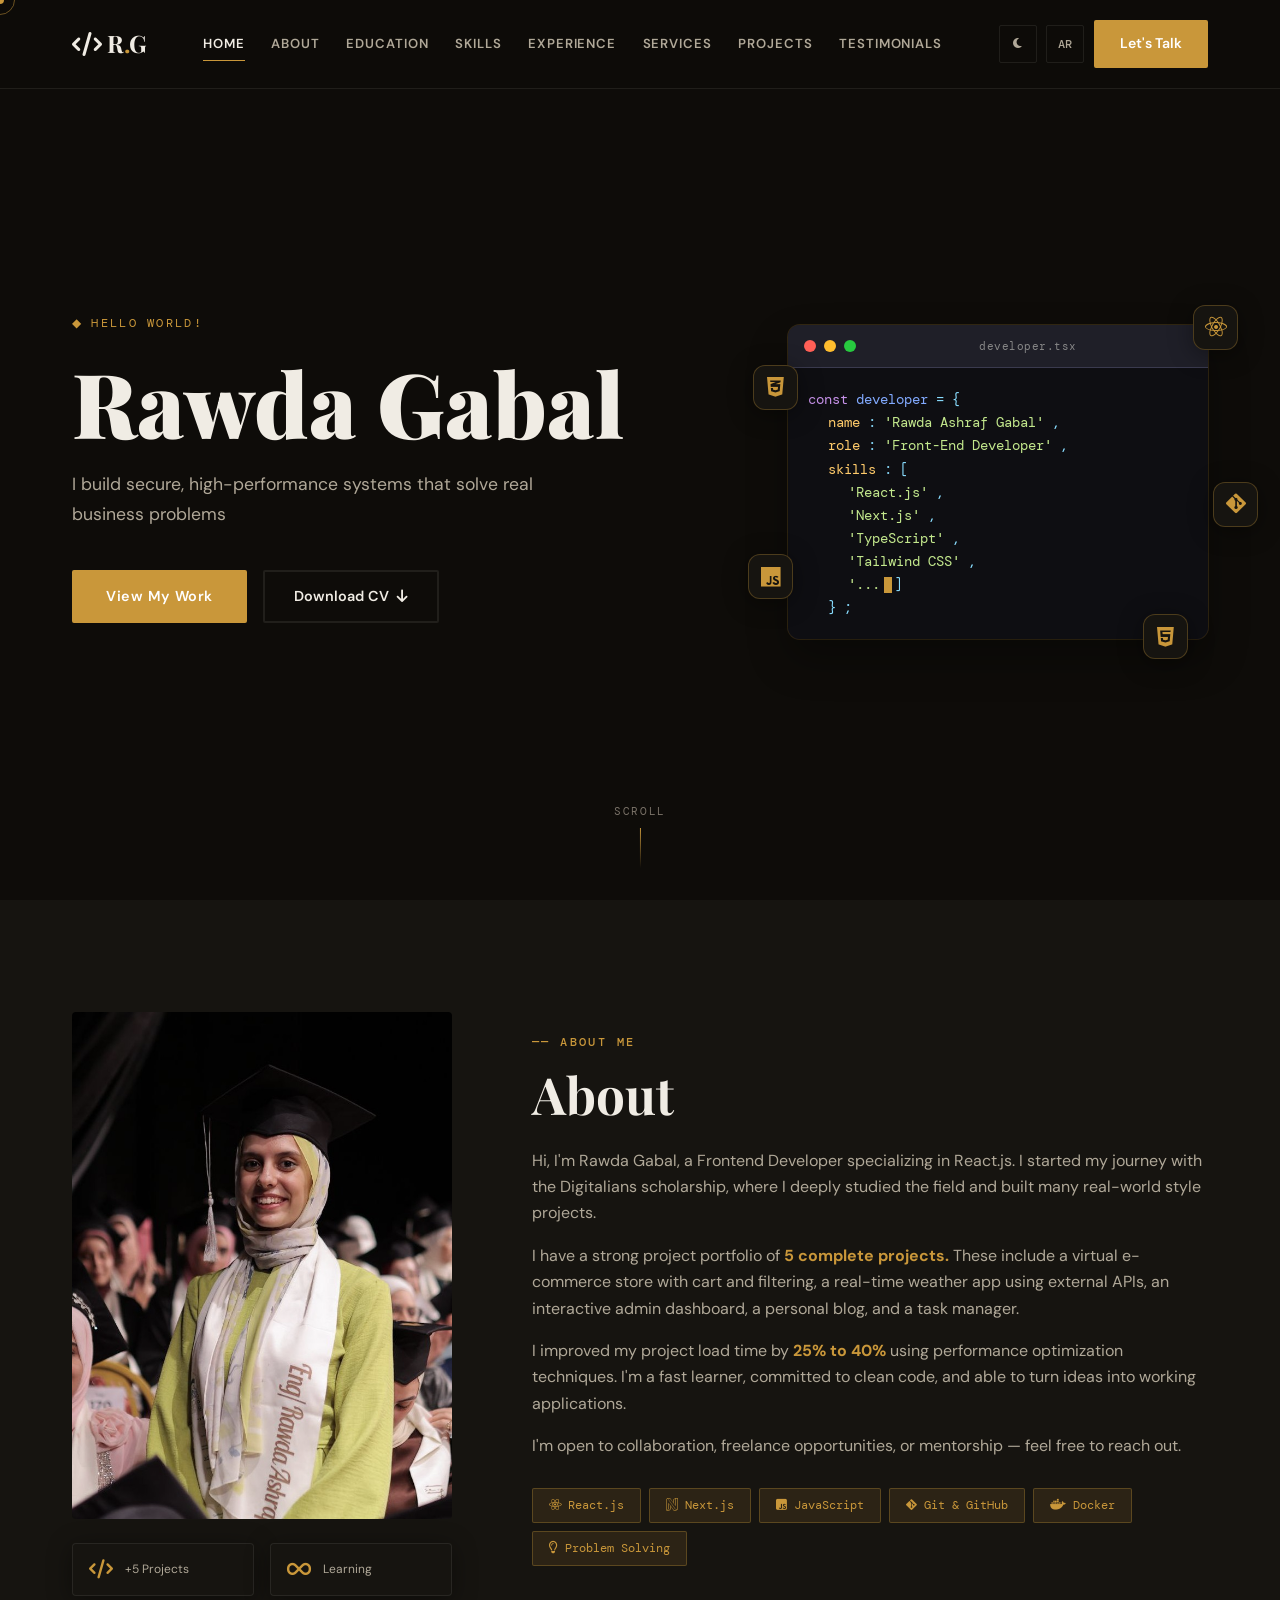
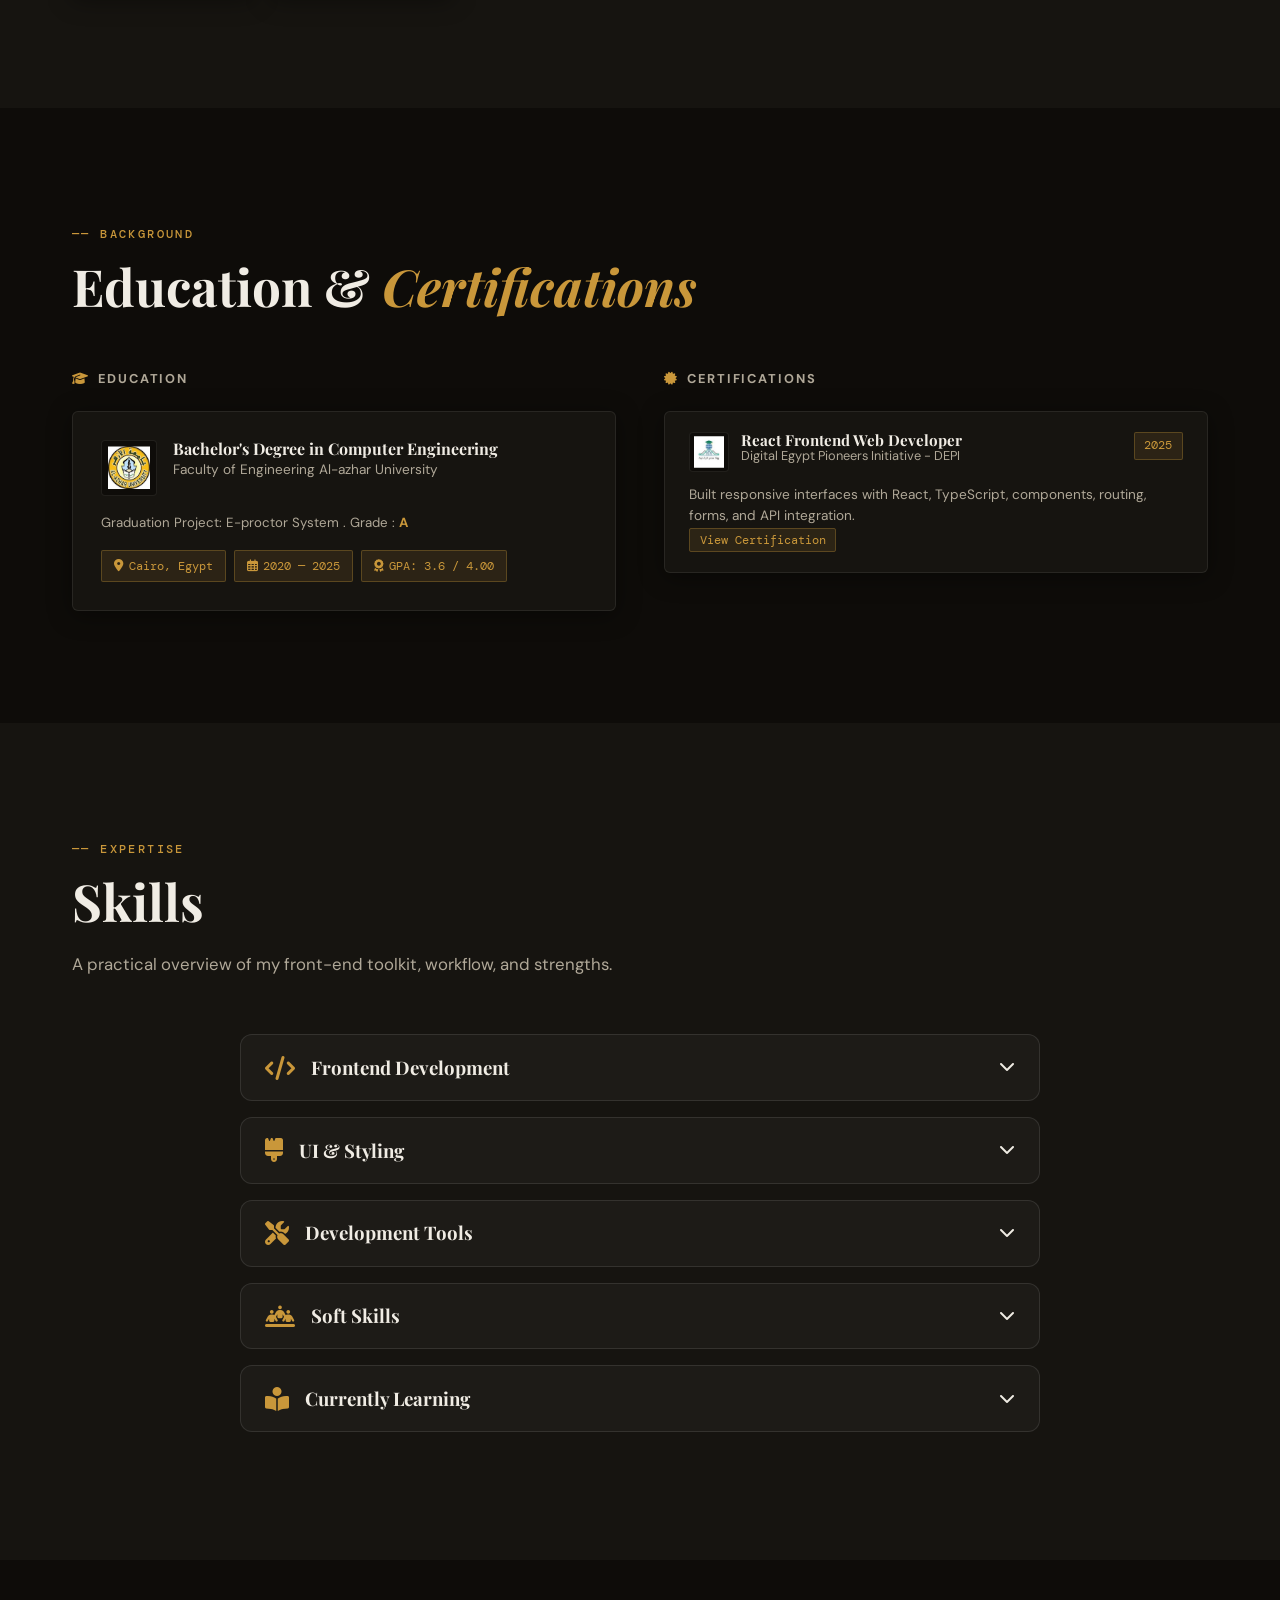
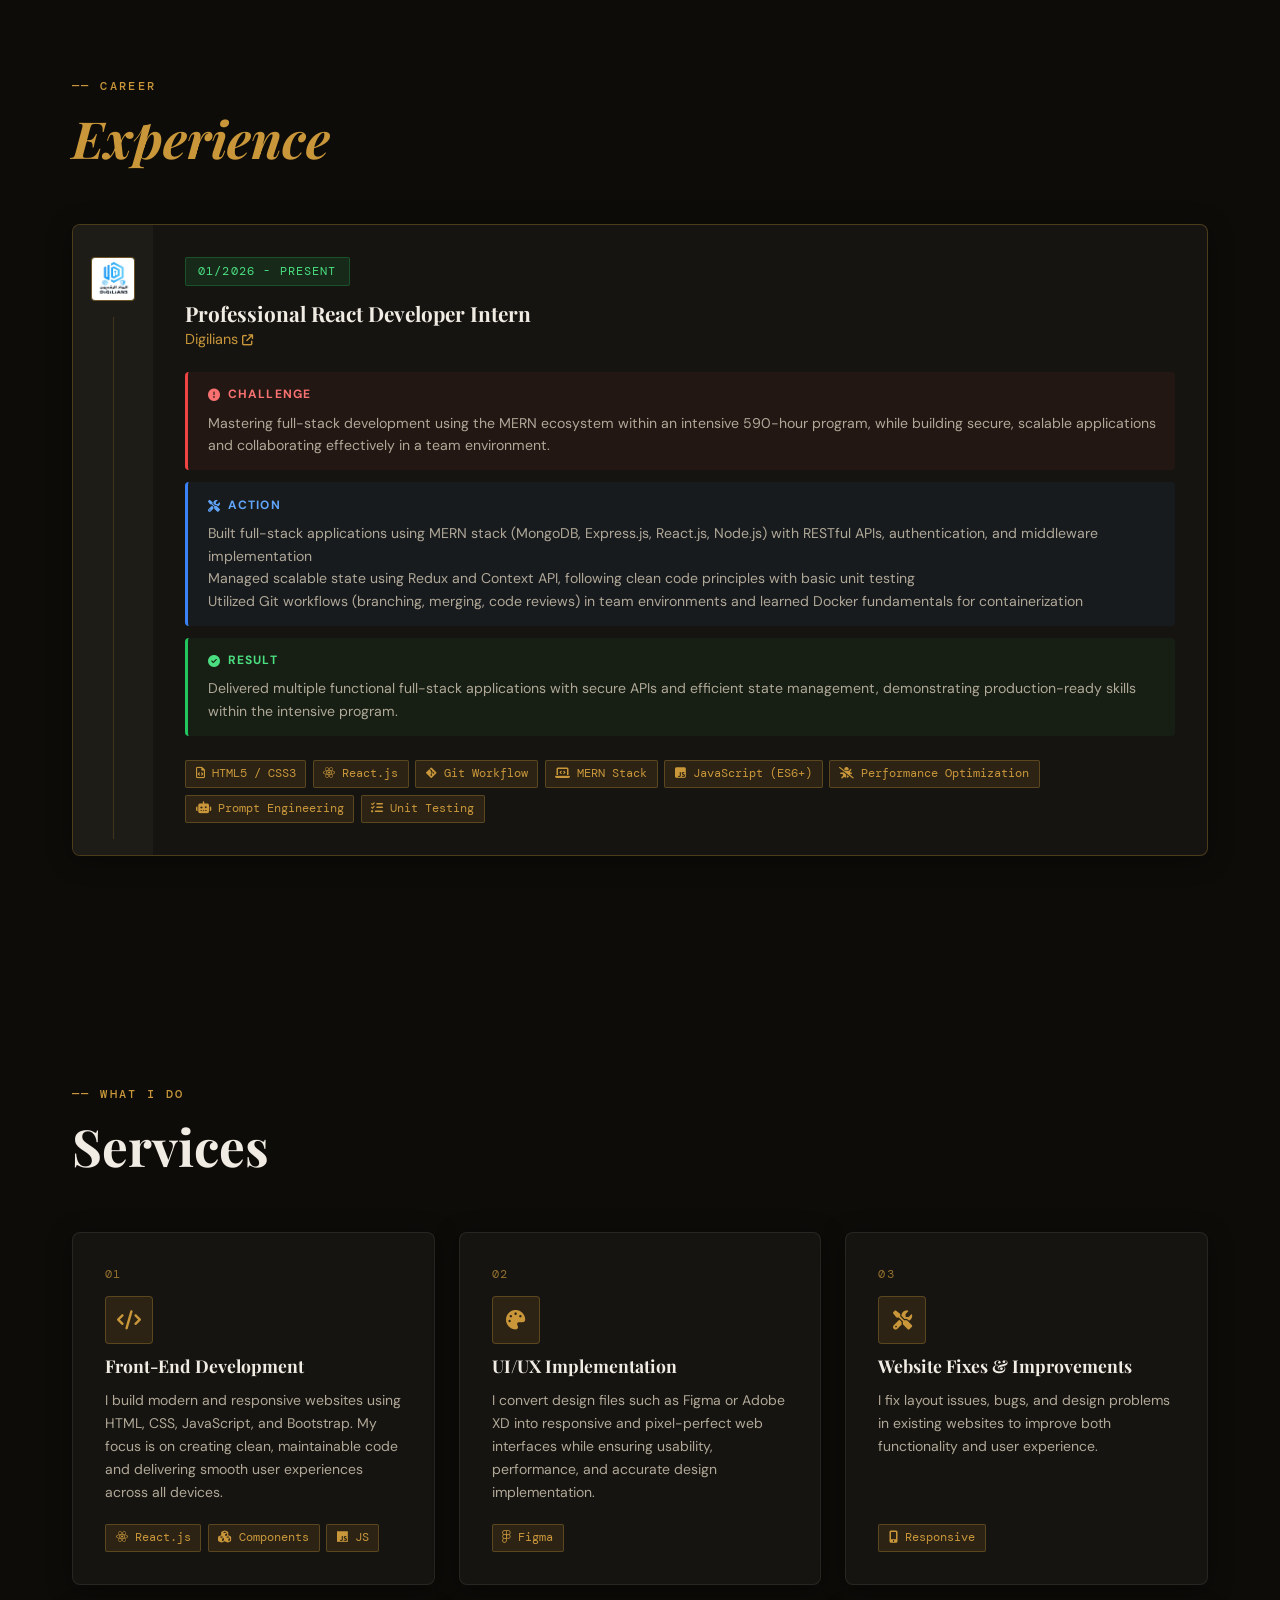
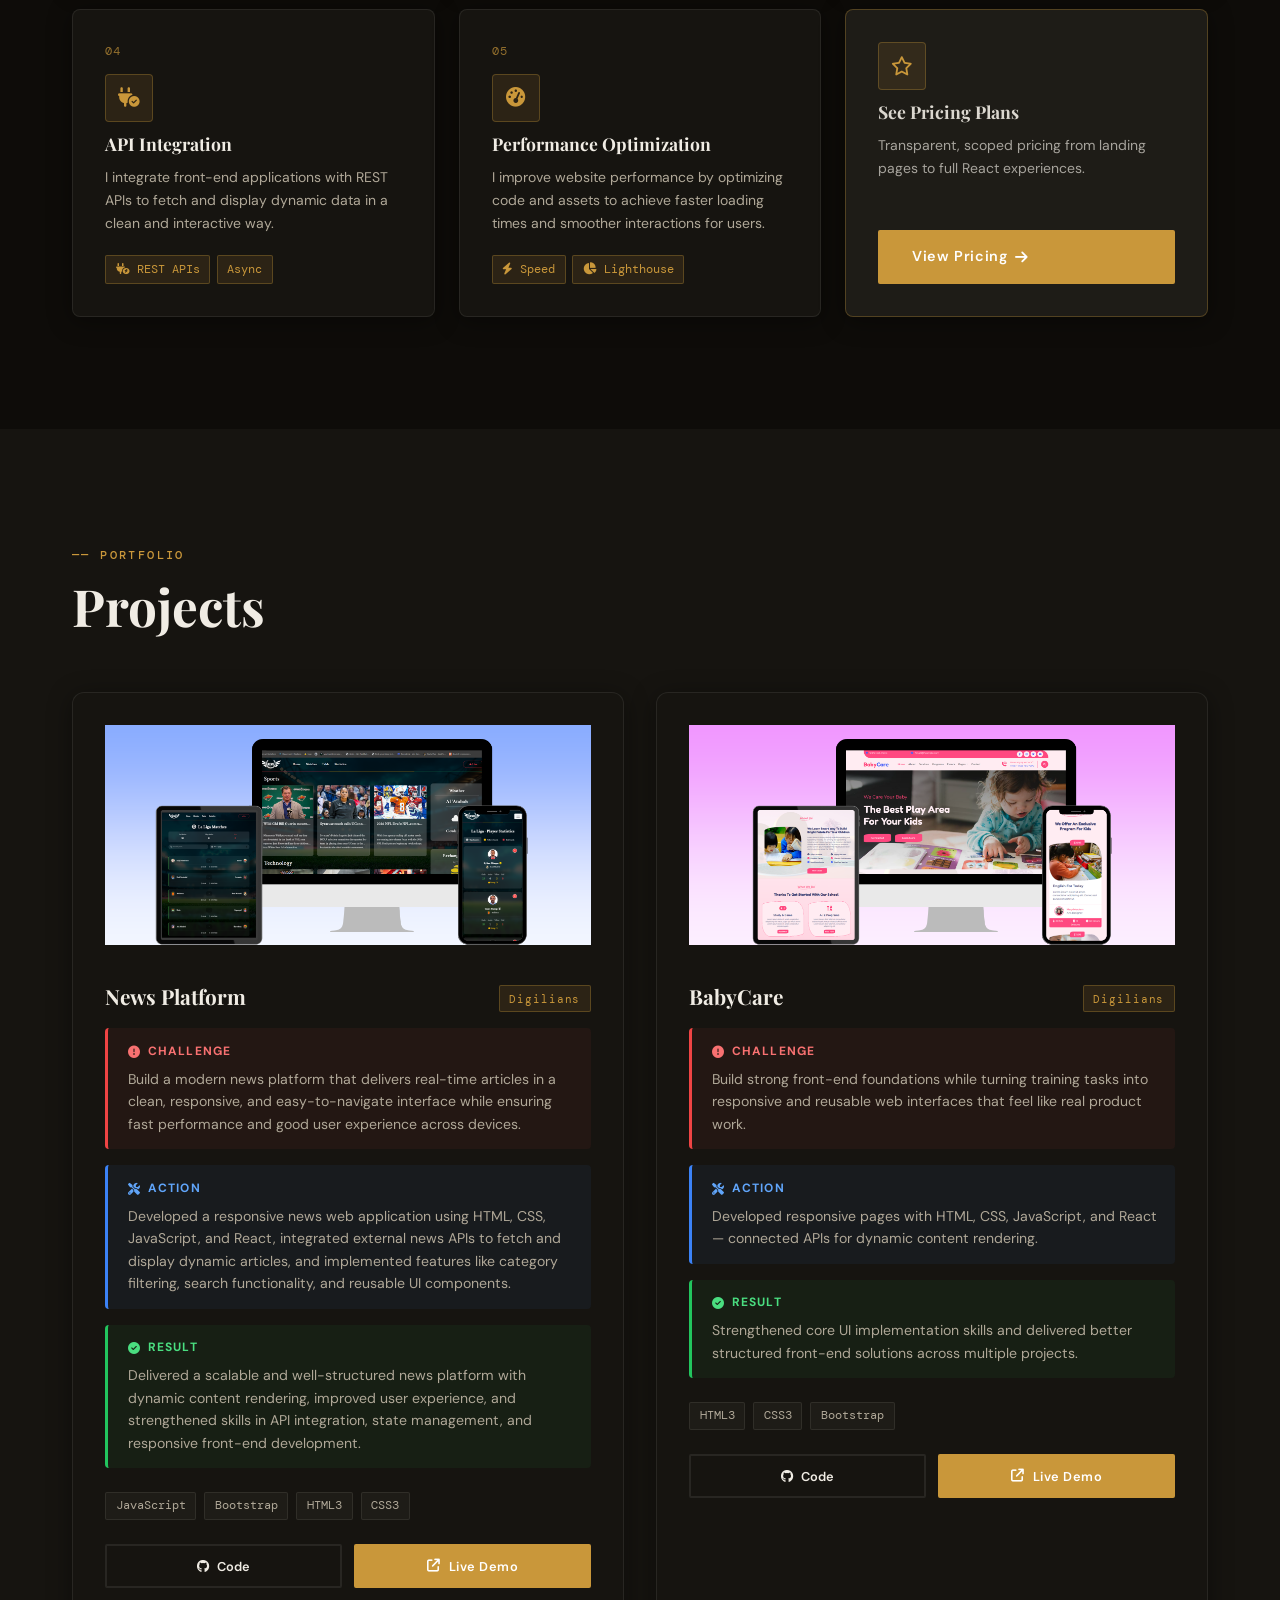
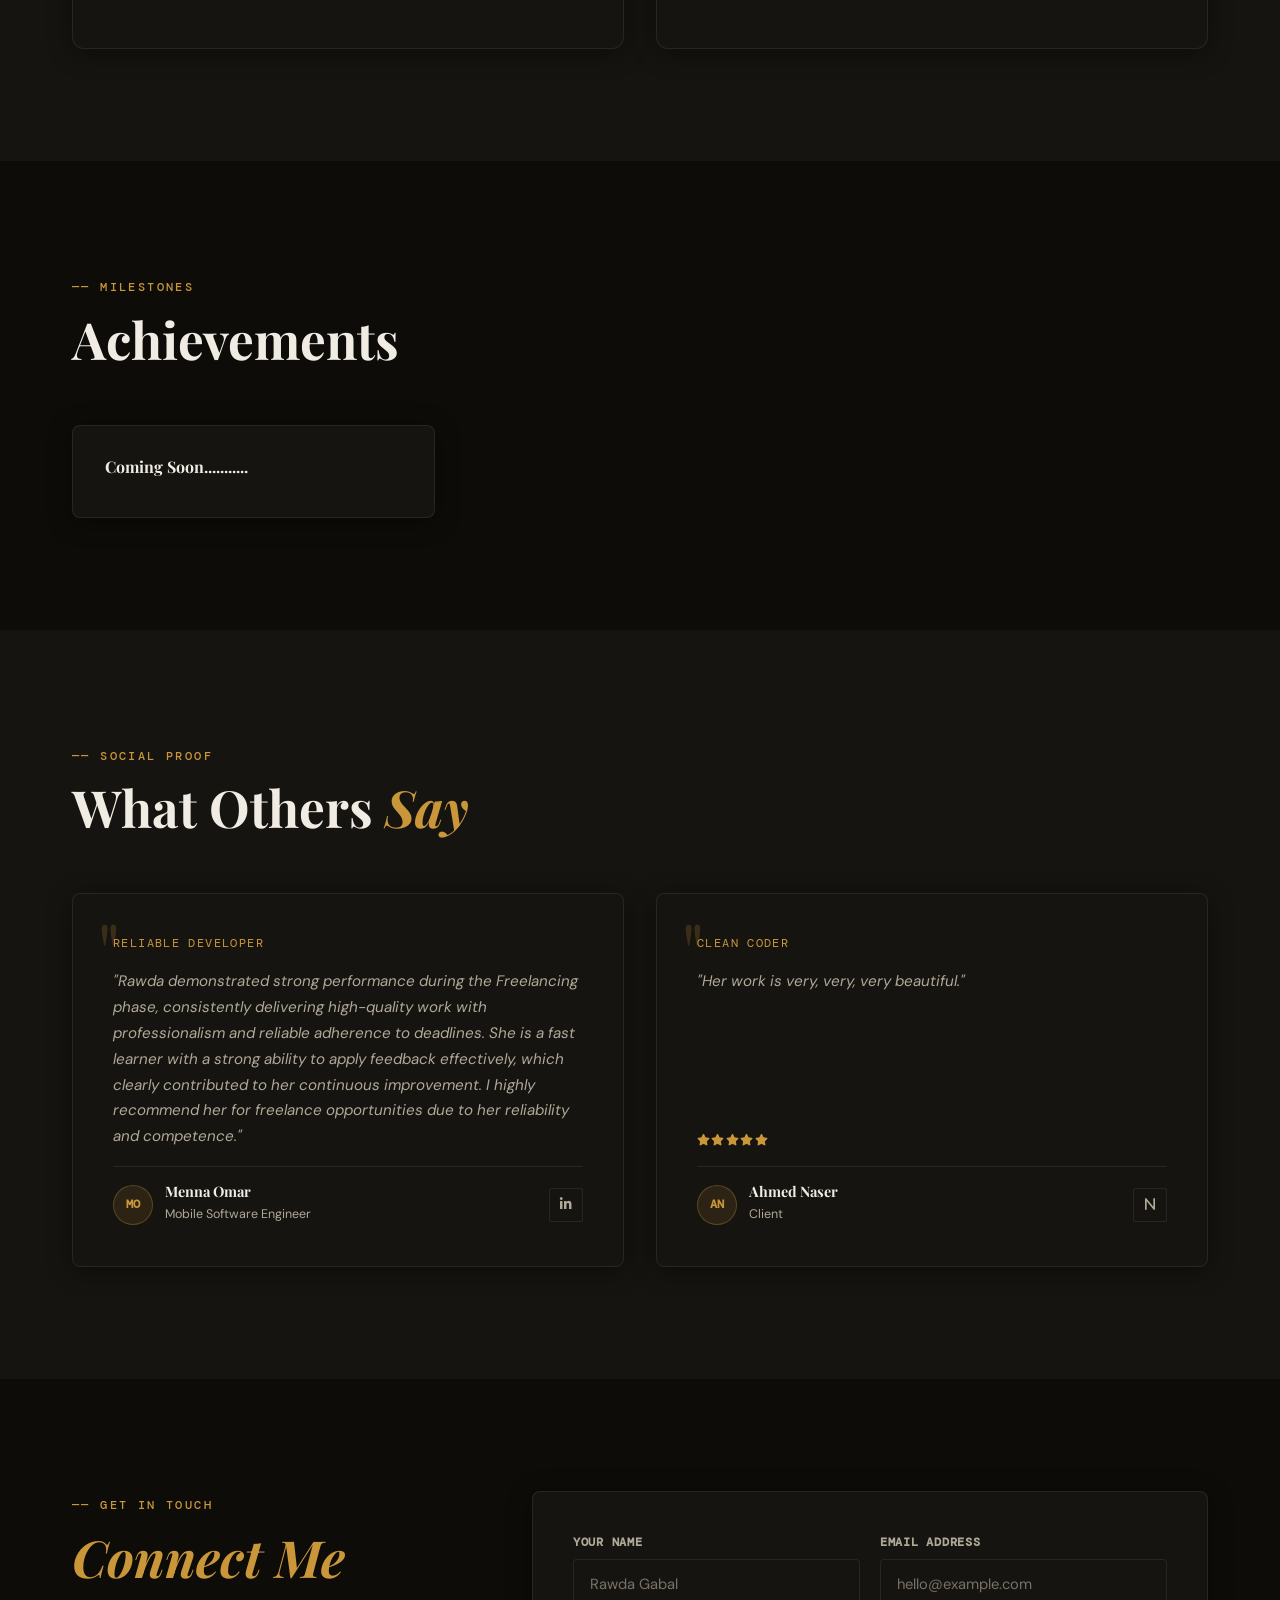
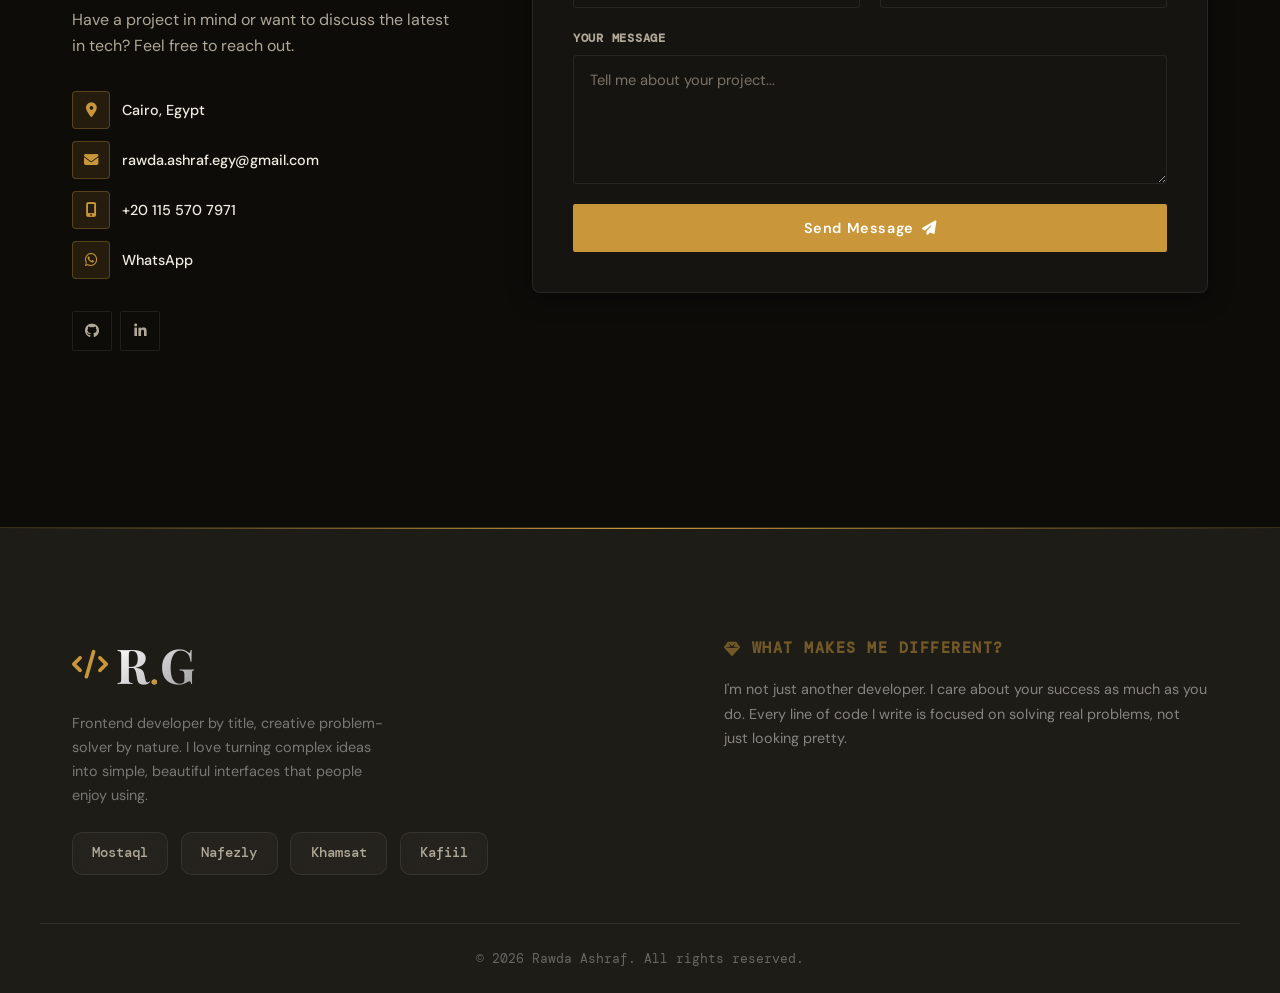
<file: index.html>
<!DOCTYPE html>
<html lang="en">

<head>
  <meta charset="utf-8" />
  <meta content="width=device-width, initial-scale=1.0" name="viewport" />
  <title>Rawda Gabal | Front-End Developer</title>
  <link rel="preconnect" href="https://fonts.googleapis.com" />
  <link crossorigin="" rel="preconnect" href="https://fonts.gstatic.com" />
  <link
    href="https://fonts.googleapis.com/css2?family=Playfair+Display:ital,wght@0,400;0,600;0,700;0,900;1,400;1,700&family=DM+Sans:wght@300;400;500;600&family=DM+Mono:wght@400;500&display=swap"
    rel="stylesheet" />
  <link href="https://cdnjs.cloudflare.com/ajax/libs/font-awesome/6.4.0/css/all.min.css" rel="stylesheet" />
  <link href="style.css" rel="stylesheet" />
</head>

<body>

  <!-- Cursor -->
  <div class="cursor" id="cursor"></div>
  <div class="cursor-follower" id="cursorFollower"></div>

  <!-- Header -->
  <header class="header" id="header">
    <div class="header-inner">
      <a class="logo" href="#home">
        <span class="logo-text"><i class="fa-solid fa-code"></i> <span>R<em>.</em>G</span></span>
      </a>
      <nav class="navbar" id="navbar">
        <ul class="nav-list">
          <li><a class="nav-link active" href="#home">Home</a></li>
          <li><a class="nav-link" href="#about">About</a></li>
          <li><a class="nav-link" href="#education">Education</a></li>
          <li><a class="nav-link" href="#skills">Skills</a></li>
          <li><a class="nav-link" href="#experience">Experience</a></li>
          <li><a class="nav-link" href="#services">Services</a></li>
          <li><a class="nav-link" href="#projects">Projects</a></li>
          <li><a class="nav-link" href="#testimonials">Testimonials</a></li>
        </ul>
      </nav>
      <div class="header-actions">
        <button class="icon-btn theme-toggle" aria-label="Toggle Theme" title="Toggle Theme">
          <i class="fa-solid fa-sun light-icon"></i>
          <i class="fa-solid fa-moon dark-icon"></i>
        </button>
        <button class="icon-btn lang-toggle" aria-label="Toggle Language">AR</button>
        <a class="btn-header" href="#contact">Let's Talk</a>
      </div>
      <button class="mobile-toggle" aria-label="Menu" id="mobileToggle">
        <span></span><span></span><span></span>
      </button>
    </div>
  </header>

  <main>


    <!-- ═══════════════════ HERO SECTION ═══════════════════ -->
    <section class="hero" id="home">
      <div class="hero-grid">
        <div class="hero-left">
          <span class="hero-label reveal-up" style="--d:0s">Hello World!</span>
          <h1 class="hero-heading reveal-up" style="--d:.1s">
            <span class="line">Rawda Gabal</span>
          </h1>
          <p class="hero-sub reveal-up" style="--d:.25s">
            I build secure, high-performance systems that solve real business problems
          </p>
          <div class="hero-ctas reveal-up" style="--d:.35s">
            <a class="btn-primary" href="#projects">View My Work</a>
            <a class="btn-ghost" target="_blank" href="Rawda Ashraf Gabal CV.pdf" download>Download CV <i
                class="fa-solid fa-arrow-down"></i></a>
          </div>
        </div>

        <div class="hero-right reveal-right" style="--d:.15s">
          <div class="code-animation-wrapper">
            <div class="code-window">
              <div class="window-header">
                <span class="window-dot red"></span>
                <span class="window-dot yellow"></span>
                <span class="window-dot green"></span>
                <span class="window-title">developer.tsx</span>
              </div>
              <div class="code-content">
                <div class="code-line">
                  <span class="keyword">const</span>
                  <span class="variable">developer</span>
                  <span class="operator">=</span>
                  <span class="punctuation">{</span>
                </div>
                <div class="code-line indent-1">
                  <span class="property">name</span>
                  <span class="operator">:</span>
                  <span class="string">'Rawda Ashraf Gabal'</span>
                  <span class="punctuation">,</span>
                </div>
                <div class="code-line indent-1">
                  <span class="property">role</span>
                  <span class="operator">:</span>
                  <span class="string">'Front-End Developer'</span>
                  <span class="punctuation">,</span>
                </div>
                <div class="code-line indent-1">
                  <span class="property">skills</span>
                  <span class="operator">:</span>
                  <span class="punctuation">[</span>
                </div>
                <div class="code-line indent-2">
                  <span class="string">'React.js'</span>
                  <span class="punctuation">,</span>
                </div>
                <div class="code-line indent-2">
                  <span class="string">'Next.js'</span>
                  <span class="punctuation">,</span>
                </div>
                <div class="code-line indent-2">
                  <span class="string">'TypeScript'</span>
                  <span class="punctuation">,</span>
                </div>
                <div class="code-line indent-2">
                  <span class="string">'Tailwind CSS'</span>
                  <span class="punctuation">,</span>
                </div>
                <div class="code-line indent-2 cursor-line">
                  <span class="string">'...</span>
                  <span class="typing-cursor"></span>
                  <span class="punctuation">]</span>
                </div>
                <div class="code-line indent-1">
                  <span class="punctuation">}</span>
                  <span class="punctuation">;</span>
                </div>
              </div>
            </div>

            <!-- Floating Icons -->
            <div class="floating-icon icon-1">
              <i class="fa-brands fa-react"></i>
            </div>
            <div class="floating-icon icon-2">
              <i class="fa-brands fa-js"></i>
            </div>
            <div class="floating-icon icon-3">
              <i class="fa-brands fa-html5"></i>
            </div>
            <div class="floating-icon icon-4">
              <i class="fa-brands fa-css3-alt"></i>
            </div>
            <div class="floating-icon icon-5">
              <i class="fa-brands fa-git-alt"></i>
            </div>
          </div>
        </div>
      </div>
      <div class="hero-scroll">
        <span>Scroll</span>
        <div class="scroll-line"></div>
      </div>
    </section>

    <!-- ═══════════════════════════════ ABOUT ═══════════════════════════════ -->
    <section class="section about" id="about">
      <div class="section-container">
        <div class="about-layout">
          <div class="about-image-col">
            <div class="about-img-frame reveal-left">
              <img src="images/me.jpg" alt="Rawda Gabal" />
              <div class="frame-accent"></div>
            </div>
            <div class="about-badges">
              <div class="about-badge reveal-up" style="--d:.1s">
                <i class="fa-solid fa-code"></i>
                <div><span>+5 Projects</span></div>
              </div>
              <div class="about-badge reveal-up" style="--d:.2s">
                <i class="fa-solid fa-infinity"></i>
                <div><span>Learning</span></div>
              </div>
            </div>
          </div>
          <div class="about-content-col">
            <div class="section-label reveal-up">About Me</div>
            <h2 class="section-heading reveal-up" style="--d:.05s">
              About
            </h2>
            <p class="reveal-up" style="--d:.1s">
              Hi, I'm Rawda Gabal, a Frontend Developer specializing in React.js. I started my journey with the
              Digitalians scholarship, where I deeply studied the field and built many real-world style projects.
            </p>
            <p class="reveal-up" style="--d:.18s">
              I have a strong project portfolio of <strong style="color: var(--gold)">5 complete projects.</strong>
              These include a virtual e-commerce store with cart and filtering, a real-time weather app using external
              APIs, an interactive admin dashboard, a
              personal blog, and a task manager.
            </p>
            <p class="reveal-up" style="--d:.18s">
              I improved my project load time by <strong style="color: var(--gold)">25% to 40%</strong> using
              performance optimization techniques. I'm a fast
              learner, committed to clean code, and able to turn ideas into working applications.
            </p>
            <p class="reveal-up" style="--d:.18s">
              I'm open to collaboration, freelance opportunities, or mentorship — feel free to reach out.
            </p>
            <div class="about-skills-list reveal-up" style="--d:.26s">
              <span><i class="fa-brands fa-react"></i> React.js</span>
              <span> <i class="fa-brands fa-neos"></i> Next.js</span>
              <span><i class="fa-brands fa-square-js"></i> JavaScript</span>
              <span><i class="fa-brands fa-git-alt"></i> Git & GitHub</span>
              <span><i class="fa-brands fa-docker"></i> Docker</span>
              <span><i class="fa-regular fa-lightbulb"></i> Problem Solving</span>
            </div>
          </div>
        </div>
      </div>
    </section>

    <!-- ═══════════════════════════════ EDUCATION ═══════════════════════════════ -->
    <section class="section education" id="education">
      <div class="section-container">
        <div class="section-header reveal-up">
          <div class="section-label">Background</div>
          <h2 class="section-heading">Education &amp; <em>Certifications</em></h2>
        </div>
        <div class="edu-grid">
          <div class="edu-col">
            <h3 class="edu-col-title reveal-up"><i class="fa-solid fa-graduation-cap"></i> Education</h3>
            <div class="edu-card reveal-up" style="--d:.05s">
              <div class="edu-card-top">
                <a href="https://azu.edu.eg/" target="_blank" rel="noopener" class="edu-logo-link">
                  <img src="images/al-azhar-logo.jpg" alt="Al Azhar University" />
                </a>
                <div>
                  <h4>Bachelor's Degree in Computer Engineering</h4>
                  <h5>Faculty of Engineering Al-azhar University</h5>
                </div>
              </div>
              <p class="edu-project">Graduation Project: E-proctor System . Grade : <strong> A</strong></p>
              <div class="edu-meta">
                <span><i class="fa-solid fa-location-dot"></i> Cairo, Egypt</span>
                <span><i class="fa-regular fa-calendar-days"></i> 2020 — 2025</span>
                <span><i class="fa-solid fa-award"></i> GPA: 3.6 / 4.00</span>
              </div>
            </div>
          </div>
          <div class="edu-col">
            <h3 class="edu-col-title reveal-up"><i class="fa-solid fa-certificate"></i> Certifications</h3>
            <div class="cert-list">
              <div class="cert-card reveal-up" style="--d:.05s">
                <div class="cert-card-head">
                  <img src="images/depi_logo.jpg" alt="DEPI" />
                  <div>
                    <h4>React Frontend Web Developer</h4>
                    <h5>Digital Egypt Pioneers Initiative - DEPI</h5>
                  </div>
                  <span class="cert-year">2025</span>
                </div>
                <p>Built responsive interfaces with React, TypeScript, components, routing, forms, and API integration.
                </p>
                <a class="cert-year" href="https://drive.google.com/file/d/1r_9eC2dQgJIK3Ye2Dyo0DVZ2DEIo_iVh/view"
                  target="_blank" rel="noopener">View Certification</a>
              </div>
            </div>
          </div>
        </div>
      </div>
    </section>

    <!-- ═══════════════════════════════ SKILLS ═══════════════════════════════ -->

    <section class="section skills" id="skills">
      <div class="section-container">
        <div class="section-header reveal-up">
          <div class="section-label">Expertise</div>
          <h2 class="section-heading">Skills</h2>
          <p class="section-sub">A practical overview of my front-end toolkit, workflow, and strengths.</p>
        </div>
        <div class="skills-accordion">

          <!-- Frontend -->
          <div class="accordion-item">
            <div class="accordion-header">
              <div class="accordion-title">
                <i class="fa-solid fa-code"></i>
                <h3>Frontend Development</h3>
              </div>
              <div class="accordion-icon">
                <i class="fa-solid fa-chevron-down"></i>
              </div>
            </div>
            <div class="accordion-content">
              <p>I build responsive, user-focused, and well-structured interfaces using clean code, scalable styling,
                and maintainable front-end architecture.</p>
              <div class="svc-tags">
                <span><i class="fa-brands fa-html5"></i> HTML5</span>
                <span><i class="fa-brands fa-css3-alt"></i> CSS3</span>
                <span><i class="fa-brands fa-square-js"></i> JavaScript (ES6+)</span>
                <span><i class="fa-solid fa-t"></i> TypeScript</span>
                <span><i class="fa-brands fa-react"></i> React.js</span>
              </div>
            </div>
          </div>

          <!-- UI & Styling -->
          <div class="accordion-item">
            <div class="accordion-header">
              <div class="accordion-title">
                <i class="fa-solid fa-brush"></i>
                <h3>UI & Styling</h3>
              </div>
              <div class="accordion-icon">
                <i class="fa-solid fa-chevron-down"></i>
              </div>
            </div>
            <div class="accordion-content">
              <p>Transforming design concepts into polished, accessible, and visually balanced interfaces across all
                screen sizes.</p>

              <div class="svc-tags">
                <span><i class="fa-brands fa-bootstrap"></i> Bootstrap</span>
                <span><i class="fa-solid fa-mobile-screen-button"></i> Responsive Design</span>
                <span><i class="fa-solid fa-wand-magic-sparkles"></i> UI Implementation</span>
              </div>
            </div>
          </div>

          <!-- العنصر 3 - Tools -->
          <div class="accordion-item">
            <div class="accordion-header">
              <div class="accordion-title">
                <i class="fa-solid fa-screwdriver-wrench"></i>
                <h3>Development Tools</h3>
              </div>
              <div class="accordion-icon">
                <i class="fa-solid fa-chevron-down"></i>
              </div>
            </div>
            <div class="accordion-content">
              <p>Managing version control, testing APIs, and deploying full-stack applications with modern development
                workflows.</p>
              <div class="svc-tags">
                <span><i class="fa-brands fa-git-alt"></i> Git</span>
                <span><i class="fa-brands fa-github"></i> GitHub</span>
                <span><i class="fa-brands fa-vimeo"></i> VS Code</span>
                <span><i class="fa-brands fa-docker"></i> Docker</span>
              </div>
            </div>
          </div>

          <!-- العنصر 4 - Soft Skills -->
          <div class="accordion-item">
            <div class="accordion-header">
              <div class="accordion-title">
                <i class="fa-solid fa-people-line"></i>
                <h3>Soft Skills</h3>
              </div>
              <div class="accordion-icon">
                <i class="fa-solid fa-chevron-down"></i>
              </div>
            </div>
            <div class="accordion-content">
              <p>Strong ability to collaborate in teams, communicate technical ideas clearly, developed through
                experience as a Team Leader in the Digilians scholarship.
              </p>
              <div class="svc-tags">
                <span><i class="fa-solid fa-comments"></i> Communication</span>
                <span><i class="fa-solid fa-users"></i> Teamwork</span>
                <span><i class="fa-regular fa-calendar-days"></i> Time Management</span>
                <span><i class="fa-brands fa-whmcs"></i> Leadership</span>
              </div>
            </div>
          </div>

          <!-- العنصر 5 - Currently Learning -->
          <div class="accordion-item">
            <div class="accordion-header">
              <div class="accordion-title">
                <i class="fa-solid fa-book-open-reader"></i>
                <h3>Currently Learning</h3>
              </div>
              <div class="accordion-icon">
                <i class="fa-solid fa-chevron-down"></i>
              </div>
            </div>
            <div class="accordion-content">
              <p>Expanding front-end background with backend concepts, APIs, and full product flow.</p>
              <div class="svc-tags">
                <span> <i class="fa-solid fa-server"></i> Backend Fundamentals</span>
                <span><i class="fa-solid fa-plug-circle-check"></i> Advanced API Integration</span>

              </div>
            </div>
          </div>

        </div>
      </div>



    </section>

    <!-- ═══════════════════════════════ EXPERIENCE ═══════════════════════════════ -->

    <section class="section experience" id="experience">
      <div class="section-container">
        <div class="section-header reveal-up">
          <div class="section-label">Career</div>
          <h2 class="section-heading"><em>Experience</em></h2>
        </div>
        <div class="exp-timeline">
          <div class="exp-card featured reveal-up">
            <div class="exp-card-side">
              <img class="exp-company-abbr" src="images/digi.png" alt="Digilians logo" title="Digilians logo" />
              <div class="exp-vline"></div>
            </div>
            <div class="exp-card-body">
              <div class="exp-meta">
                <p class="exp-badge current">01/2026 - Present</p>
              </div>
              <h3 class="exp-role">Professional React Developer Intern</h3>
              <h4 class="exp-company"><a href="https://www.digilians.gov.eg/" target="_blank" rel="noopener">Digilians
                  <i class="fa-solid fa-arrow-up-right-from-square"></i></a></h4>
              <div class="exp-blocks">
                <div class="exp-block challenge">
                  <span><i class="fa-solid fa-circle-exclamation"></i> Challenge</span>
                  <p>Mastering full-stack development using the MERN ecosystem within an intensive 590-hour program,
                    while building secure, scalable applications and collaborating effectively in a team environment.
                  </p>
                </div>
                <div class="exp-block action">
                  <span><i class="fa-solid fa-screwdriver-wrench"></i> Action</span>
                  <p>
                    Built full-stack applications using MERN stack (MongoDB, Express.js, React.js, Node.js) with
                    RESTful APIs, authentication, and middleware implementation
                    <br>
                    Managed scalable state using Redux and Context API, following clean code principles with
                    basic
                    unit testing
                    <br>
                    Utilized Git workflows (branching, merging, code reviews) in team environments and learned
                    Docker
                    fundamentals for containerization
                  </p>
                </div>
                <div class="exp-block result">
                  <span><i class="fa-solid fa-circle-check"></i> Result</span>
                  <p>Delivered multiple functional full-stack applications with secure APIs and efficient state
                    management, demonstrating production-ready skills within the intensive program.</p>
                </div>
              </div>
              <div class="svc-tags">
                <span><i class="fa-regular fa-file-code"></i> HTML5 / CSS3</span>
                <span><i class="fa-brands fa-react"></i> React.js</span>
                <span><i class="fa-brands fa-git-alt"></i> Git Workflow</span>
                <span><i class="fa-solid fa-laptop-code"></i> MERN Stack</span>
                <span><i class="fa-brands fa-square-js"></i> JavaScript (ES6+)</span>
                <span><i class="fa-solid fa-bug-slash"></i> Performance Optimization</span>
                <span><i class="fa-solid fa-robot"></i> Prompt Engineering</span>
                <span><i class="fa-solid fa-list-check"></i> Unit Testing</span>
              </div>
            </div>
          </div>
        </div>
      </div>
    </section>

    <!-- ═══════════════════════════════ SERVICES ═══════════════════════════════ -->
    <section class="section services" id="services">
      <div class="section-container">
        <div class="section-header reveal-up">
          <div class="section-label">What I Do</div>
          <h2 class="section-heading">Services</h2>
        </div>
        <div class="services-grid">
          <div class="svc-card reveal-up" style="--d:0s">
            <div class="svc-num">01</div>
            <div class="svc-icon"><i class="fa-solid fa-code"></i></div>
            <h3>Front-End Development</h3>
            <p>I build modern and responsive websites using HTML, CSS, JavaScript, and Bootstrap. My focus is on
              creating clean, maintainable code and delivering smooth user experiences across all devices.</p>
            <div class="svc-tags">
              <span><i class="fa-brands fa-react"></i> React.js</span>
              <span><i class="fa-solid fa-cubes"></i> Components</span>
              <span><i class="fa-brands fa-js"></i> JS</span>
            </div>
          </div>
          <div class="svc-card reveal-up" style="--d:.07s">
            <div class="svc-num">02</div>
            <div class="svc-icon"><i class="fa-solid fa-palette"></i></div>
            <h3>UI/UX Implementation</h3>
            <p>I convert design files such as Figma or Adobe XD into responsive and pixel-perfect web interfaces while
              ensuring usability, performance, and accurate design implementation.</p>
            <div class="svc-tags">
              <span><i class="fa-brands fa-figma"></i> Figma</span>
            </div>
          </div>
          <div class="svc-card reveal-up" style="--d:.14s">
            <div class="svc-num">03</div>
            <div class="svc-icon"><i class="fa-solid fa-screwdriver-wrench"></i></div>
            <h3>Website Fixes & Improvements</h3>
            <p>I fix layout issues, bugs, and design problems in existing websites to improve both functionality and
              user experience.</p>
            <div class="svc-tags">
              <span><i class="fa-solid fa-mobile-screen-button"></i> Responsive</span>
            </div>
          </div>
          <div class="svc-card reveal-up" style="--d:.21s">
            <div class="svc-num">04</div>
            <div class="svc-icon"><i class="fa-solid fa-plug-circle-check"></i></div>
            <h3>API Integration</h3>
            <p>I integrate front-end applications with REST APIs to fetch and display dynamic data in a clean and
              interactive way.</p>
            <div class="svc-tags">
              <span><i class="fa-solid fa-plug-circle-bolt"></i> REST APIs</span>
              <span> Async</span>
            </div>
          </div>
          <div class="svc-card reveal-up" style="--d:.28s">
            <div class="svc-num">05</div>
            <div class="svc-icon"><i class="fa-solid fa-gauge-high"></i></div>
            <h3>Performance Optimization</h3>
            <p>I improve website performance by optimizing code and assets to achieve faster loading times and smoother
              interactions for users.</p>
            <div class="svc-tags">
              <span><i class="fa-solid fa-bolt"></i> Speed</span>
              <span><i class="fa-solid fa-chart-pie"></i> Lighthouse</span>
            </div>
          </div>
          <div class="svc-card pricing-cta-card reveal-up" style="--d:.35s">
            <div class="svc-icon"><i class="fa-regular fa-star"></i></div>
            <h3>See Pricing Plans</h3>
            <p>Transparent, scoped pricing from landing pages to full React experiences.</p>
            <a href="pricing.html" class="btn-primary" style="margin-top:auto">View Pricing <i
                class="fa-solid fa-arrow-right"></i></a>
          </div>
        </div>
      </div>
    </section>

    <!-- ═══════════════════════════════ PROJECTS ═══════════════════════════════ -->

    <section class="section projects" id="projects">
      <div class="section-container">
        <div class="section-header reveal-up">
          <div class="section-label">Portfolio</div>
          <h2 class="section-heading">Projects</h2>
        </div>

        <div class="projects-grid">
          <!-- Project 1 -->
          <div class="proj-card reveal-up">
            <div class="proj-img-wrap">
              <img src="images/news.png" alt="News Platform" class="proj-img" />
            </div>
            <div class="proj-content">
              <div class="proj-header">
                <h3 class="proj-title">News Platform</h3>
                <span class="proj-badge">Digilians</span>
              </div>
              <div class="exp-block challenge">
                <span><i class="fa-solid fa-circle-exclamation"></i> Challenge</span>
                <p>Build a modern news platform that delivers real-time articles in a clean, responsive, and
                  easy-to-navigate interface while ensuring fast performance and good user experience across devices.
                </p>
              </div>
              <div class="exp-block action">
                <span><i class="fa-solid fa-screwdriver-wrench"></i> Action</span>
                <p>Developed a responsive news web application using HTML, CSS, JavaScript, and React, integrated
                  external news APIs to fetch and display dynamic articles, and implemented features like category
                  filtering, search functionality, and reusable UI components.</p>
              </div>
              <div class="exp-block result">
                <span><i class="fa-solid fa-circle-check"></i> Result</span>
                <p>Delivered a scalable and well-structured news platform with dynamic content rendering, improved user
                  experience, and strengthened skills in API integration, state management, and responsive front-end
                  development.</p>
              </div>


              <div class="proj-stack"><span>JavaScript</span><span>Bootstrap</span><span>HTML3</span><span>CSS3</span>
              </div>
              <div class="proj-actions">
                <a href="https://github.com/rawda-ashraf/News-Platform" target="_blank" rel="noopener"
                  class="btn-ghost btn-sm"><i class="fa-brands fa-github"></i> Code</a>
                <a href="https://rawda-ashraf.github.io/News-Platform/" target="_blank" rel="noopener"
                  class="btn-primary btn-sm"><i class="fa-solid fa-arrow-up-right-from-square"></i> Live Demo</a>
              </div>
            </div>
          </div>
          <!-- Project 2 -->
          <div class="proj-card reveal-up">
            <div class="proj-img-wrap">
              <img src="images/BabyCare.png" alt="News" class="proj-img" />
            </div>
            <div class="proj-content">
              <div class="proj-header">
                <h3 class="proj-title">BabyCare</h3>
                <span class="proj-badge">Digilians</span>
              </div>
              <div class="exp-block challenge">
                <span><i class="fa-solid fa-circle-exclamation"></i> Challenge</span>
                <p>Build strong front-end foundations while turning training tasks into responsive and reusable web
                  interfaces that feel like real product work.</p>
              </div>
              <div class="exp-block action">
                <span><i class="fa-solid fa-screwdriver-wrench"></i> Action</span>
                <p>Developed responsive pages with HTML, CSS, JavaScript, and React — connected APIs for dynamic
                  content rendering.</p>
              </div>
              <div class="exp-block result">
                <span><i class="fa-solid fa-circle-check"></i> Result</span>
                <p>Strengthened core UI implementation skills and delivered better structured front-end solutions
                  across multiple projects.</p>
              </div>


              <div class="proj-stack"><span>HTML3</span><span>CSS3</span><span>Bootstrap</span></div>
              <div class="proj-actions">
                <a href="https://github.com/rawda-ashraf/BabyCare-Landing-Page" target="_blank" rel="noopener"
                  class="btn-ghost btn-sm"><i class="fa-brands fa-github"></i> Code</a>
                <a href="https://rawda-ashraf.github.io/BabyCare-Landing-Page/" target="_blank" rel="noopener"
                  class="btn-primary btn-sm"><i class="fa-solid fa-arrow-up-right-from-square"></i> Live Demo</a>
              </div>
            </div>
          </div>
        </div>
      </div>
    </section>

    <!-- ═══════════════════════════════ ACHIEVEMENTS ═══════════════════════════════ -->
    <section class="section achievements" id="achievements">
      <div class="section-container">
        <div class="section-header reveal-up">
          <div class="section-label">Milestones</div>
          <h2 class="section-heading">Achievements</h2>
        </div>
        <div class="ach-grid">
          <div class="ach-card reveal-up">
            <!-- <div class="ach-icon"><i class="fa-solid fa-trophy"></i></div> -->
            <div class="ach-content">
              <h3>Coming Soon...........</h3>
              <!-- <p>Achieved Very Good overall grade with GPA 3.18/4.00 and an A+ on the graduation project in breast
                cancer detection.</p> -->
              <!-- <span class="ach-year">2025</span> -->
            </div>
          </div>
          <!-- <div class="ach-card reveal-up" style="--d:.07s">
            <div class="ach-icon"><i class="fa-solid fa-certificate"></i></div>
            <div class="ach-content">
              <h3>ITI Front-End Certification</h3>
              <p>Successfully completed the ITI Angular front-end track, earning a professional certification from
                Egypt's premier tech institute.</p>
              <span class="ach-year">2024</span>
            </div>
          </div> -->
        </div>
      </div>
    </section>

    <!-- ═══════════════════════════════ TESTIMONIALS ═══════════════════════════════ -->
    <section class="section testimonials" id="testimonials">
      <div class="section-container">
        <div class="section-header reveal-up">
          <div class="section-label">Social Proof</div>
          <h2 class="section-heading">What Others <em>Say</em></h2>
        </div>
        <div class="testi-grid">
          <div class="testi-card reveal-up">
            <div class="testi-quote">"</div>
            <span class="testi-label">Reliable Developer</span>
            <p>"Rawda demonstrated strong performance during the Freelancing phase, consistently delivering high-quality
              work with professionalism and reliable adherence to deadlines.
              She is a fast learner with a strong ability to apply feedback effectively, which clearly contributed to
              her continuous improvement. I highly recommend her for freelance opportunities due to her reliability and
              competence."</p>
            <div class="testi-footer">
              <div class="testi-avatar">MO</div>
              <div>
                <h4>Menna Omar</h4>
                <span>Mobile Software Engineer</span>
              </div>
              <a href="https://www.linkedin.com/in/mennaomar/" target="_blank" rel="noopener" class="testi-linkedin"
                aria-label="LinkedIn"><i class="fa-brands fa-linkedin-in"></i></a>
            </div>
          </div>
          <div class="testi-card reveal-up" style="--d:.08s">
            <div class="testi-quote">"</div>
            <span class="testi-label">Clean Coder</span>
            <p>"Her work is very, very, very beautiful."</p>
            <span class="testi-label"><i class="fa-solid fa-star"></i><i class="fa-solid fa-star"></i><i
                class="fa-solid fa-star"></i><i class="fa-solid fa-star"></i><i class="fa-solid fa-star"></i></span>
            <div class="testi-footer">
              <div class="testi-avatar">AN</div>
              <div>
                <h4>Ahmed Naser</h4>
                <span>Client</span>
              </div>
              <a href="https://nafezly.com/u/rawda_ashraf/ratings" target="_blank" rel="noopener" class="testi-linkedin"
                aria-label="Nafezly"><i class="fa-solid fa-n"></i></a>
            </div>
          </div>
        </div>
      </div>
    </section>

    <!-- ═══════════════════════════════ CONTACT ═══════════════════════════════ -->
    <section class="section contact" id="contact">
      <div class="section-container">
        <div class="contact-layout">
          <div class="contact-left reveal-left">
            <div class="section-label">Get In Touch</div>
            <h2 class="section-heading"><em>Connect Me</em></h2>
            <p>Have a project in mind or want to discuss the latest in tech? Feel free to reach out.</p>
            <div class="contact-info">
              <div class="cinfo-item">
                <span class="cinfo-icon"><i class="fa-solid fa-location-dot"></i></span>
                <strong>Cairo, Egypt</strong>
              </div>
              <a class="cinfo-item" href="mailto:rawda.ashraf.egy@gmail.com">
                <span class="cinfo-icon"><i class="fa-solid fa-envelope"></i></span>
                <strong>rawda.ashraf.egy@gmail.com</strong>
              </a>
              <a class="cinfo-item" href="tel:+201155707971">
                <span class="cinfo-icon"><i class="fa-solid fa-mobile-screen-button"></i></span>
                <strong>+20 115 570 7971</strong>
              </a>
              <a class="cinfo-item" href="https://wa.me/201155707971" target="_blank" rel="noopener">
                <span class="cinfo-icon"><i class="fa-brands fa-whatsapp"></i></span>
                <strong>WhatsApp</strong>
              </a>
            </div>
            <div class="contact-socials">
              <a href="https://github.com/rawda-ashraf" target="_blank" rel="noopener" aria-label="GitHub"><i
                  class="fa-brands fa-github"></i></a>
              <a href="https://www.linkedin.com/in/rawda-ashraf-gabal/" target="_blank" rel="noopener"
                aria-label="LinkedIn"><i class="fa-brands fa-linkedin-in"></i></a>
            </div>
          </div>
          <div class="contact-right reveal-right" style="--d:.08s">
            <form class="contact-form" id="contactForm">
              <div class="form-row-2">
                <div class="form-field">
                  <label>Your Name</label>
                  <input type="text" name="name" placeholder="Rawda Gabal" required />
                </div>
                <div class="form-field">
                  <label>Email Address</label>
                  <input type="email" name="email" placeholder="hello@example.com" required />
                </div>
              </div>
              <div class="form-field">
                <label>Your Message</label>
                <textarea name="message" rows="5" placeholder="Tell me about your project..." required></textarea>
              </div>
              <button type="submit" class="btn-primary btn-full">
                Send Message <i class="fa-solid fa-paper-plane"></i>
              </button>
            </form>
          </div>
        </div>
      </div>
    </section>

  </main>
  <!-- ═══════════════════════════════ Footer ═══════════════════════════════ -->

  <footer class="footer">
    <div class="footer-inner">
      <div class="footer-left">
        <div class="footer-brand">
          <i class="fa-solid fa-code"></i>
          <span>R<span class="dot">.</span>G</span>
        </div>
        <p class="footer-desc">
          Frontend developer by title, creative problem-solver by nature. I love turning complex ideas into simple,
          beautiful interfaces that people enjoy using.
        </p>
        <div class="footer-socials">
          <a href="https://mostaql.com/u/rawda__ashraf" target="_blank" rel="noopener" title="Mostaql">
            <span>Mostaql</span>
          </a>
          <a href="https://nafezly.com/u/rawda_ashraf" target="_blank" rel="noopener" title="Nafezly">
            <span>Nafezly</span>
          </a>
          <a href="https://khamsat.com/user/rawda_ashraf_gabal" target="_blank" rel="noopener" title="Khamsat">
            <span>Khamsat</span>
          </a>
          <a href="https://kafiil.com/u/rawda_ashraf_gabal" target="_blank" rel="noopener" title="Kafiil">
            <span>Kafiil</span>
          </a>
        </div>
      </div>

      <div class="footer-right">
        <h4>
          <i class="fa-solid fa-gem"></i>
          WHAT MAKES ME DIFFERENT?
        </h4>
        <p>
          I'm not just another developer. I care about your success as much as you do.
          Every line of code I write is focused on solving real problems, not just looking pretty.
        </p>
      </div>
    </div>

    <div class="footer-bottom">
      <p>&copy; 2026 Rawda Ashraf. All rights reserved.</p>
    </div>
  </footer>


  <!-- Back to top -->
  <a class="back-to-top" href="#home" id="backToTop" aria-label="Back to top">
    <i class="fa-solid fa-angle-up"></i>
  </a>

  <!-- Success Modal -->
  <div class="modal-overlay" id="successModal" aria-hidden="true">
    <div class="modal-box">
      <button class="modal-close" id="modalClose"><i class="fa-solid fa-xmark"></i></button>
      <div class="modal-icon"><i class="fa-solid fa-paper-plane"></i></div>
      <h3>Message Sent!</h3>
      <p>Thank you for reaching out. I'll get back to you soon.</p>
      <button class="btn-primary" id="modalOk">Done</button>
    </div>
  </div>

  <script src="script.js"></script>
</body>

</html>
</file>
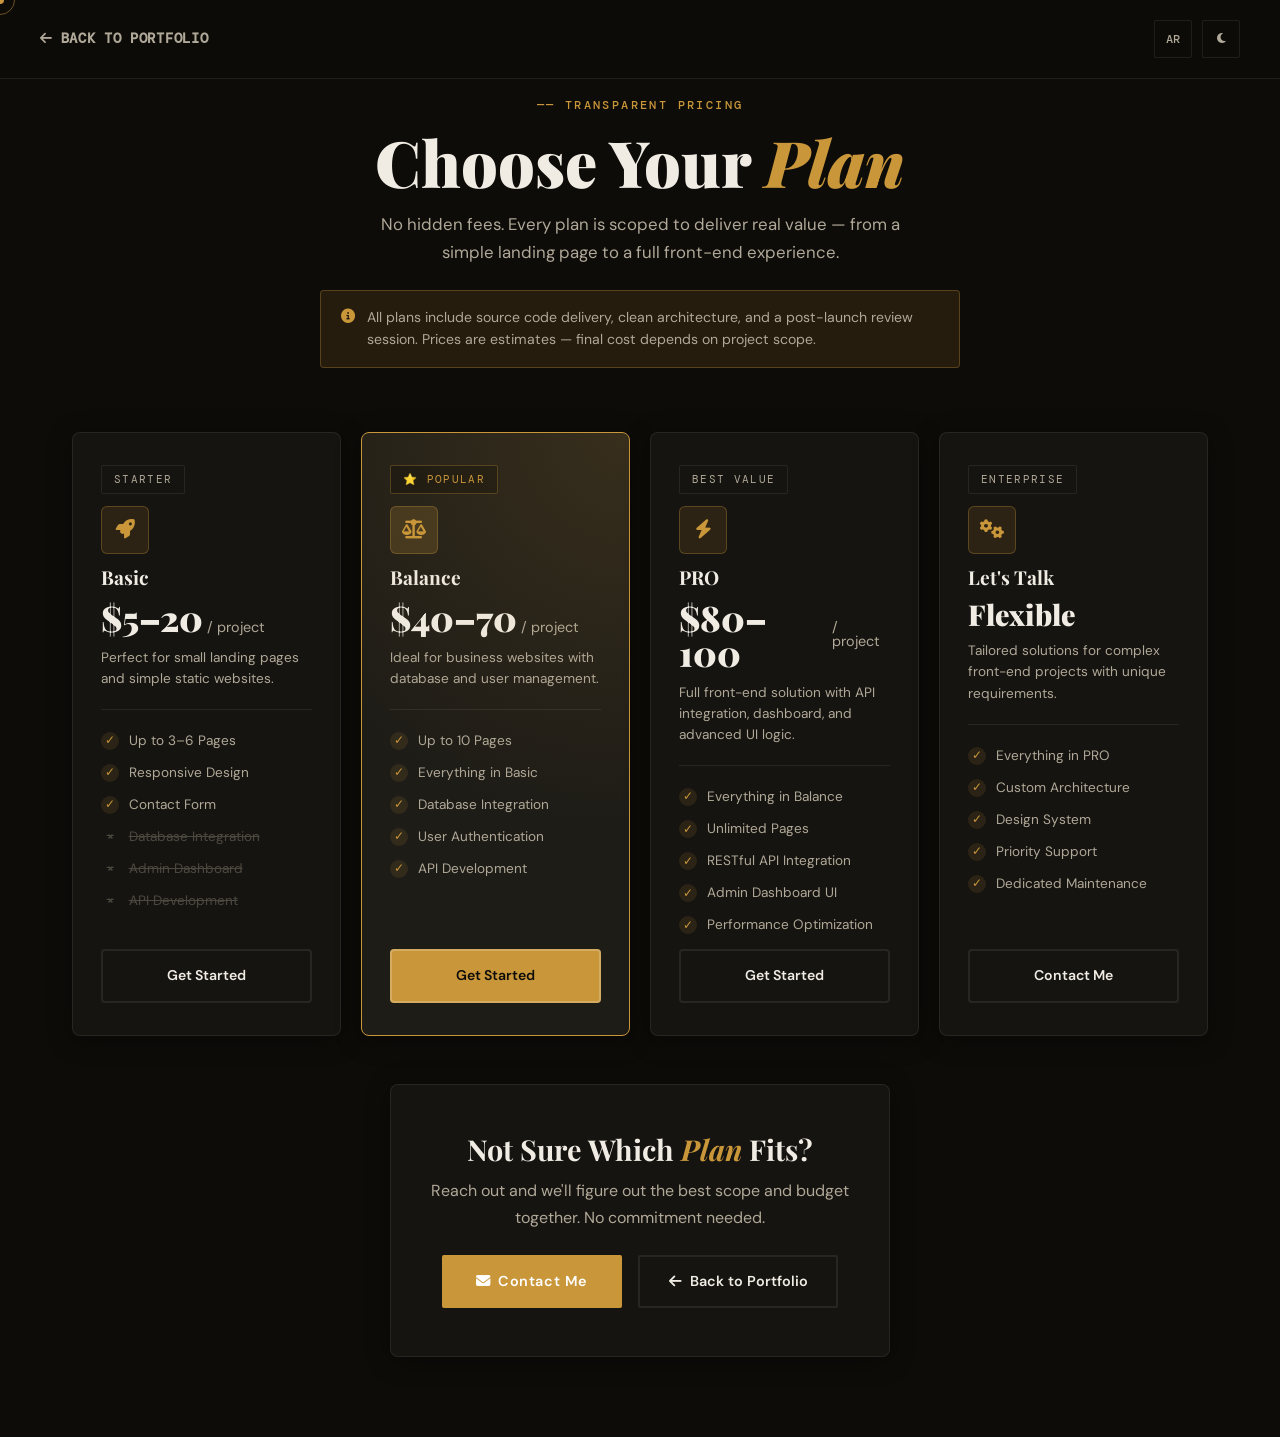
<file: pricing.html>
<!DOCTYPE html>
<html lang="en">

<head>
  <meta charset="UTF-8" />
  <meta name="viewport" content="width=device-width, initial-scale=1.0" />
  <title>Pricing | Mariam Gamal</title>
  <link rel="preconnect" href="https://fonts.googleapis.com" />
  <link rel="preconnect" href="https://fonts.gstatic.com" crossorigin />
  <link
    href="https://fonts.googleapis.com/css2?family=Playfair+Display:ital,wght@0,400;0,600;0,700;0,900;1,400;1,700&family=DM+Sans:wght@300;400;500;600&family=DM+Mono:wght@400;500&display=swap"
    rel="stylesheet" />
  <link rel="stylesheet" href="https://cdnjs.cloudflare.com/ajax/libs/font-awesome/6.4.0/css/all.min.css" />
  <link rel="stylesheet" href="style.css" />
  <style>
    /* ── Pricing page specific styles ── */
    .pricing-page {
      min-height: 100svh;
      padding: 6rem 0 5rem;
    }

    .pricing-header-bar {
      position: fixed;
      top: 0;
      left: 0;
      width: 100%;
      z-index: 1000;
      padding: 1.25rem 2rem;
      background: rgba(250, 248, 244, .88);
      -webkit-backdrop-filter: blur(16px);
      backdrop-filter: blur(16px);
      border-bottom: 1px solid var(--border);
      transition: background .3s;
    }

    body.dark-theme .pricing-header-bar {
      background: rgba(14, 12, 9, .88);
    }

    .pricing-header-inner {
      max-width: 1200px;
      margin: 0 auto;
      display: flex;
      align-items: center;
      justify-content: space-between;
      gap: 1rem;
    }

    .back-link {
      display: inline-flex;
      align-items: center;
      gap: .5rem;
      font-size: .85rem;
      font-weight: 600;
      color: var(--text-muted);
      transition: color .25s;
      font-family: var(--ff-mono);
      letter-spacing: .05em;
      text-transform: uppercase;
    }

    .back-link:hover {
      color: var(--gold);
    }

    .pricing-hero {
      text-align: center;
      margin-bottom: 4rem;
    }

    .pricing-hero .section-label {
      display: block;
      margin-bottom: .75rem;
    }

    .pricing-hero h1 {
      font-family: var(--ff-serif);
      font-size: clamp(2.8rem, 5vw, 4.5rem);
      font-weight: 900;
      margin-bottom: 1rem;
      line-height: 1.05;
    }

    .pricing-hero h1 em {
      font-style: italic;
      color: var(--gold);
    }

    .pricing-hero p {
      max-width: 560px;
      margin: 0 auto;
      color: var(--text-muted);
      font-size: 1.05rem;
      line-height: 1.65;
    }

    .pricing-note {
      max-width: 640px;
      margin: 1.5rem auto 0;
      padding: 1rem 1.25rem;
      background: var(--gold-pale);
      border: 1.5px solid var(--border-gold);
      border-radius: 4px;
      display: flex;
      align-items: flex-start;
      gap: .75rem;
      text-align: left;
      font-size: .88rem;
      color: var(--text-muted);
      line-height: 1.55;
    }

    .pricing-note i {
      color: var(--gold);
      flex-shrink: 0;
      margin-top: .1rem;
    }

    .pricing-grid {
      display: grid;
      grid-template-columns: repeat(4, 1fr);
      gap: 1.25rem;
      margin-bottom: 3rem;
    }

    .price-card {
      background: var(--card-bg);
      border: 1.5px solid var(--border);
      border-radius: 8px;
      padding: 2rem 1.75rem;
      display: flex;
      flex-direction: column;
      gap: .75rem;
      box-shadow: var(--shadow);
      transition: box-shadow .35s, border-color .35s, transform .35s var(--ease);
      position: relative;
      overflow: hidden;
    }

    .price-card:hover {
      box-shadow: var(--shadow-hover);
      border-color: var(--border-gold);
      transform: translateY(-6px);
    }

    .price-card.featured {
      border-color: var(--gold);
      background: var(--noir);
      color: var(--ivory-2);
    }

    body.dark-theme .price-card.featured {
      background: var(--ivory-3);
      color: var(--text);
    }

    .price-card.featured::before {
      content: '';
      position: absolute;
      inset: 0;
      background: radial-gradient(circle at top right, rgba(201, 151, 58, .15), transparent 60%);
      pointer-events: none;
    }

    .price-badge {
      display: inline-flex;
      align-items: center;
      width: fit-content;
      font-family: var(--ff-mono);
      font-size: .7rem;
      letter-spacing: .12em;
      text-transform: uppercase;
      padding: .25rem .75rem;
      border-radius: 2px;
      color: var(--text-muted);
      background: var(--ivory);
      border: 1px solid var(--border);
    }

    body.dark-theme .price-badge {
      background: var(--ivory-2);
    }

    .price-badge.highlight {
      background: var(--gold-pale);
      border-color: var(--border-gold);
      color: var(--gold);
    }

    .price-icon {
      width: 48px;
      height: 48px;
      background: var(--gold-pale);
      border: 1.5px solid var(--border-gold);
      border-radius: 6px;
      display: flex;
      align-items: center;
      justify-content: center;
      color: var(--gold);
      font-size: 1.2rem;
    }

    .price-card.featured .price-icon {
      background: rgba(201, 151, 58, .2);
    }

    .price-card h3 {
      font-size: 1.2rem;
      font-family: var(--ff-serif);
      font-weight: 700;
    }

    .price-card.featured h3 {
      color: var(--ivory);
    }

    body.dark-theme .price-card.featured h3 {
      color: var(--text);
    }

    .price-amount {
      font-family: var(--ff-serif);
      font-size: 2.2rem;
      font-weight: 900;
      color: var(--text);
      line-height: 1;
      display: flex;
      align-items: baseline;
      gap: .25rem;
    }

    .price-amount span {
      font-size: .9rem;
      font-family: var(--ff-sans);
      font-weight: 400;
      color: var(--text-muted);
    }

    .price-card.featured .price-amount {
      color: var(--ivory);
    }

    body.dark-theme .price-card.featured .price-amount {
      color: var(--text);
    }

    .price-desc {
      font-size: .85rem;
      color: var(--text-muted);
      line-height: 1.55;
    }

    .price-card.featured .price-desc {
      color: rgba(250, 248, 244, .65);
    }

    body.dark-theme .price-card.featured .price-desc {
      color: var(--text-muted);
    }

    .price-divider {
      height: 1px;
      background: var(--border);
      margin: .5rem 0;
    }

    .price-card.featured .price-divider {
      background: rgba(255, 255, 255, .1);
    }

    body.dark-theme .price-card.featured .price-divider {
      background: var(--border);
    }

    .price-features {
      display: flex;
      flex-direction: column;
      gap: .6rem;
      flex: 1;
    }

    .price-features li {
      display: flex;
      align-items: center;
      gap: .6rem;
      font-size: .85rem;
      color: var(--text-muted);
    }

    .price-card.featured .price-features li {
      color: rgba(250, 248, 244, .75);
    }

    body.dark-theme .price-card.featured .price-features li {
      color: var(--text-muted);
    }

    .price-features li::before {
      content: '✓';
      font-size: .75rem;
      font-weight: 700;
      color: var(--gold);
      flex-shrink: 0;
      width: 18px;
      height: 18px;
      background: var(--gold-pale);
      border-radius: 50%;
      display: flex;
      align-items: center;
      justify-content: center;
    }

    .price-features li.disabled {
      opacity: .35;
      text-decoration: line-through;
    }

    .price-features li.disabled::before {
      content: '×';
      color: var(--text-muted);
      background: none;
    }

    .price-cta {
      display: block;
      text-align: center;
      padding: .85rem;
      border-radius: 4px;
      font-weight: 600;
      font-size: .88rem;
      border: 2px solid var(--border);
      color: var(--text);
      transition: border-color .25s, background .25s, color .25s, transform .25s var(--ease);
    }

    .price-cta:hover {
      border-color: var(--gold);
      background: var(--gold-pale);
      color: var(--gold);
      transform: translateY(-2px);
    }

    .price-cta.primary-cta {
      background: var(--gold);
      border-color: var(--gold);
      color: #fff;
    }

    .price-cta.primary-cta:hover {
      background: var(--gold-light);
      border-color: var(--gold-light);
      color: #fff;
    }

    .price-card.featured .price-cta {
      border-color: rgba(255, 255, 255, .2);
      color: var(--ivory);
    }

    .price-card.featured .price-cta:hover {
      border-color: var(--gold);
      background: var(--gold);
      color: #fff;
    }

    .pricing-bottom {
      max-width: 500px;
      margin: 0 auto;
      text-align: center;
      padding: 3rem 2rem;
      background: var(--card-bg);
      border: 1.5px solid var(--border);
      border-radius: 8px;
      box-shadow: var(--shadow);
    }

    .pricing-bottom h2 {
      font-family: var(--ff-serif);
      font-size: 1.8rem;
      font-weight: 700;
      margin-bottom: .75rem;
    }

    .pricing-bottom h2 em {
      font-style: italic;
      color: var(--gold);
    }

    .pricing-bottom p {
      color: var(--text-muted);
      margin-bottom: 1.5rem;
      line-height: 1.65;
    }

    .pricing-bottom-actions {
      display: flex;
      gap: 1rem;
      justify-content: center;
      flex-wrap: wrap;
    }

    @media (max-width: 1100px) {
      .pricing-grid {
        grid-template-columns: repeat(2, 1fr);
      }
    }

    @media (max-width: 600px) {
      .pricing-grid {
        grid-template-columns: 1fr;
      }

      .pricing-hero h1 {
        font-size: 2.5rem;
      }
    }
  </style>
</head>

<body>

  <div class="cursor" id="cursor"></div>
  <div class="cursor-follower" id="cursorFollower"></div>

  <header class="pricing-header-bar">
    <div class="pricing-header-inner">
      <a href="index.html" class="back-link">
        <i class="fa-solid fa-arrow-left"></i> Back to Portfolio
      </a>
      <div style="display:flex;align-items:center;gap:.6rem">
        <button class="icon-btn lang-toggle" aria-label="Toggle Language">AR</button>
        <button class="icon-btn theme-toggle" aria-label="Toggle Theme">
          <i class="fa-solid fa-sun light-icon"></i>
          <i class="fa-solid fa-moon dark-icon"></i>
        </button>
      </div>
    </div>
  </header>

  <main class="pricing-page">
    <div class="section-container">

      <div class="pricing-hero reveal-up">
        <span class="section-label">Transparent Pricing</span>
        <h1>Choose Your <em>Plan</em></h1>
        <p>No hidden fees. Every plan is scoped to deliver real value — from a simple landing page to a full front-end
          experience.</p>
        <div class="pricing-note">
          <i class="fa-solid fa-circle-info"></i>
          <div>All plans include source code delivery, clean architecture, and a post-launch review session. Prices are
            estimates — final cost depends on project scope.</div>
        </div>
      </div>

      <div class="pricing-grid">

        <div class="price-card reveal-up" style="--d:.05s">
          <span class="price-badge">Starter</span>
          <div class="price-icon"><i class="fa-solid fa-rocket"></i></div>
          <h3>Basic</h3>
          <div class="price-amount">$5–20 <span>/ project</span></div>
          <p class="price-desc">Perfect for small landing pages and simple static websites.</p>
          <div class="price-divider"></div>
          <ul class="price-features">
            <li>Up to 3–6 Pages</li>
            <li>Responsive Design</li>
            <li>Contact Form</li>
            <li class="disabled">Database Integration</li>
            <li class="disabled">Admin Dashboard</li>
            <li class="disabled">API Development</li>
          </ul>
          <a href="index.html#contact" class="price-cta">Get Started</a>
        </div>

        <div class="price-card featured reveal-up" style="--d:.1s">
          <span class="price-badge highlight">⭐ Popular</span>
          <div class="price-icon"><i class="fa-solid fa-scale-balanced"></i></div>
          <h3>Balance</h3>
          <div class="price-amount">$40–70 <span>/ project</span></div>
          <p class="price-desc">Ideal for business websites with database and user management.</p>
          <div class="price-divider"></div>
          <ul class="price-features">
            <li>Up to 10 Pages</li>
            <li>Everything in Basic</li>
            <li>Database Integration</li>
            <li>User Authentication</li>
            <li>API Development</li>
          </ul>
          <a href="index.html#contact" class="price-cta primary-cta">Get Started</a>
        </div>

        <div class="price-card reveal-up" style="--d:.15s">
          <span class="price-badge">Best Value</span>
          <div class="price-icon"><i class="fa-solid fa-bolt"></i></div>
          <h3>PRO</h3>
          <div class="price-amount">$80–100 <span>/ project</span></div>
          <p class="price-desc">Full front-end solution with API integration, dashboard, and advanced UI logic.</p>
          <div class="price-divider"></div>
          <ul class="price-features">
            <li>Everything in Balance</li>
            <li>Unlimited Pages</li>
            <li>RESTful API Integration</li>
            <li>Admin Dashboard UI</li>
            <li>Performance Optimization</li>
          </ul>
          <a href="index.html#contact" class="price-cta">Get Started</a>
        </div>

        <div class="price-card reveal-up" style="--d:.2s">
          <span class="price-badge">Enterprise</span>
          <div class="price-icon"><i class="fa-solid fa-gears"></i></div>
          <h3>Let's Talk</h3>
          <div class="price-amount" style="font-size:1.8rem">Flexible</div>
          <p class="price-desc">Tailored solutions for complex front-end projects with unique requirements.</p>
          <div class="price-divider"></div>
          <ul class="price-features">
            <li>Everything in PRO</li>
            <li>Custom Architecture</li>
            <li>Design System</li>
            <li>Priority Support</li>
            <li>Dedicated Maintenance</li>
          </ul>
          <a href="index.html#contact" class="price-cta">Contact Me</a>
        </div>

      </div>

      <div class="pricing-bottom reveal-up" style="--d:.1s">
        <h2>Not Sure Which <em>Plan</em> Fits?</h2>
        <p>Reach out and we'll figure out the best scope and budget together. No commitment needed.</p>
        <div class="pricing-bottom-actions">
          <a href="index.html#contact" class="btn-primary">
            <i class="fa-solid fa-envelope"></i> Contact Me
          </a>
          <a href="index.html" class="btn-ghost">
            <i class="fa-solid fa-arrow-left"></i> Back to Portfolio
          </a>
        </div>
      </div>

    </div>
  </main>

  <script src="script.js"></script>
  <script>
    // Reveal on load for pricing page
    document.addEventListener('DOMContentLoaded', () => {
      setTimeout(() => {
        document.querySelectorAll('.reveal-up').forEach(el => el.classList.add('visible'));
      }, 100);
    });
  </script>
</body>

</html>
</file>
<file: style.css>
/* ── Variables ── */
:root {
  --ivory: #faf8f4;
  --ivory-2: #f2ede4;
  --ivory-3: #e8e0d0;
  --noir: #0e0c09;
  --noir-2: #1a1814;
  --noir-3: #2a2620;
  --gold: #c9973a;
  --gold-light: #e4b55a;
  --gold-pale: rgba(201, 151, 58, 0.12);
  --text: #1a1814;
  --text-muted: #6b6458;
  --text-light: #9c9285;
  --border: rgba(10, 8, 5, 0.1);
  --border-gold: rgba(201, 151, 58, 0.25);
  --card-bg: #ffffff;
  --shadow: 0 4px 24px rgba(10, 8, 5, 0.08);
  --shadow-hover: 0 16px 48px rgba(10, 8, 5, 0.16);
  --ff-serif: "Playfair Display", Georgia, serif;
  --ff-sans: "DM Sans", system-ui, sans-serif;
  --ff-mono: "DM Mono", monospace;
  --ease: cubic-bezier(0.22, 1, 0.36, 1);
  --ease-in: cubic-bezier(0.4, 0, 1, 1);
}

/* Dark theme */
body.dark-theme {
  --ivory: #0e0c09;
  --ivory-2: #161410;
  --ivory-3: #1e1c17;
  --noir: #faf8f4;
  --noir-2: #e8e0d0;
  --noir-3: #c8bfaf;
  --text: #f0ece4;
  --text-muted: #b0a898;
  --text-light: #7a7268;
  --border: rgba(255, 250, 240, 0.08);
  --border-gold: rgba(201, 151, 58, 0.3);
  --card-bg: #161410;
  --shadow: 0 4px 24px rgba(0, 0, 0, 0.4);
  --shadow-hover: 0 16px 48px rgba(0, 0, 0, 0.5);
}

/* ── Reset & Base ── */
*,
*::before,
*::after {
  box-sizing: border-box;
  margin: 0;
  padding: 0;
}

html {
  scroll-behavior: smooth;
  font-size: 16px;
}

body {
  font-family: var(--ff-sans);
  background: var(--ivory);
  color: var(--text);
  line-height: 1.65;
  overflow-x: hidden;
  transition:
    background 0.4s var(--ease),
    color 0.4s var(--ease);
}

a {
  text-decoration: none;
  color: inherit;
  transition: color 0.25s;
}

ul {
  list-style: none;
}

img {
  display: block;
  max-width: 100%;
}

/* ── Custom Cursor ── */
.cursor {
  width: 8px;
  height: 8px;
  background: var(--gold);
  border-radius: 50%;
  position: fixed;
  top: 0;
  left: 0;
  pointer-events: none;
  z-index: 9999;
  transform: translate(-50%, -50%);
  transition: transform 0.08s;
}

.cursor-follower {
  width: 30px;
  height: 30px;
  border: 1.5px solid var(--gold);
  border-radius: 50%;
  position: fixed;
  top: 0;
  left: 0;
  pointer-events: none;
  z-index: 9998;
  transform: translate(-50%, -50%);
  transition:
    transform 0.18s var(--ease),
    opacity 0.3s;
  opacity: 0.5;
}

@media (hover: none) {
  .cursor,
  .cursor-follower {
    display: none;
  }
}

/* ── Typography ── */
h1,
h2,
h3,
h4,
h5,
h6 {
  font-family: var(--ff-serif);
  line-height: 1.15;
}

.section-label {
  display: inline-block;
  font-family: var(--ff-mono);
  font-size: 0.75rem;
  font-weight: 500;
  letter-spacing: 0.2em;
  text-transform: uppercase;
  color: var(--gold);
  margin-bottom: 0.75rem;
}

.section-label::before {
  content: "—— ";
}

.section-heading {
  font-size: clamp(2.2rem, 4vw, 3.5rem);
  font-weight: 700;
  color: var(--text);
  margin-bottom: 1.25rem;
}

.section-heading em {
  font-style: italic;
  color: var(--gold);
}

.section-sub {
  color: var(--text-muted);
  font-size: 1.05rem;
  max-width: 560px;
}

.section-header {
  margin-bottom: 3.5rem;
}

/* ── Buttons ── */
.btn-primary {
  display: inline-flex;
  align-items: center;
  gap: 0.5rem;
  padding: 0.8rem 2rem;
  background: var(--gold);
  color: #fff;
  font-family: var(--ff-sans);
  font-weight: 600;
  font-size: 0.9rem;
  border-radius: 2px;
  letter-spacing: 0.04em;
  border: 2px solid var(--gold);
  transition:
    background 0.25s,
    transform 0.25s var(--ease),
    box-shadow 0.25s;
  cursor: pointer;
}

.btn-primary:hover {
  background: var(--gold-light);
  border-color: var(--gold-light);
  color: #fff;
  transform: translateY(-2px);
  box-shadow: 0 8px 24px rgba(201, 151, 58, 0.35);
}

.btn-ghost {
  display: inline-flex;
  align-items: center;
  gap: 0.5rem;
  padding: 0.78rem 1.8rem;
  background: transparent;
  color: var(--text);
  font-family: var(--ff-sans);
  font-weight: 600;
  font-size: 0.9rem;
  border-radius: 2px;
  border: 2px solid var(--border);
  transition:
    border-color 0.25s,
    color 0.25s,
    transform 0.25s var(--ease);
  cursor: pointer;
}

.btn-ghost:hover {
  border-color: var(--gold);
  color: var(--gold);
  transform: translateY(-2px);
}

.btn-header {
  padding: 0.65rem 1.5rem;
  background: var(--gold);
  color: #fff;
  font-weight: 600;
  font-size: 0.88rem;
  border-radius: 2px;
  border: 2px solid var(--gold);
  transition:
    background 0.25s,
    color 0.25s;
  white-space: nowrap;
}

.btn-header:hover {
  background: transparent;
  color: var(--gold);
}

.btn-full {
  width: 100%;
  justify-content: center;
}

/* ── Section layout ── */
.section {
  padding: 7rem 0;
}

.section-container {
  max-width: 1200px;
  margin: 0 auto;
  padding: 0 2rem;
}

/* ── Reveal animations ── */
.reveal-up {
  opacity: 0;
  transform: translateY(28px);
  transition:
    opacity 0.7s var(--ease),
    transform 0.7s var(--ease);
  transition-delay: var(--d, 0s);
}

.reveal-up.visible {
  opacity: 1;
  transform: none;
}

.reveal-left {
  opacity: 0;
  transform: translateX(-32px);
  transition:
    opacity 0.8s var(--ease),
    transform 0.8s var(--ease);
  transition-delay: var(--d, 0s);
}

.reveal-left.visible {
  opacity: 1;
  transform: none;
}

.reveal-right {
  opacity: 0;
  transform: translateX(32px);
  transition:
    opacity 0.8s var(--ease),
    transform 0.8s var(--ease);
  transition-delay: var(--d, 0s);
}

.reveal-right.visible {
  opacity: 1;
  transform: none;
}

/* ── HEADER ── */
.header {
  position: fixed;
  top: 0;
  left: 0;
  width: 100%;
  z-index: 1000;
  padding: 1.25rem 0;
  background: rgba(250, 248, 244, 0.88);
  backdrop-filter: blur(16px);
  -webkit-backdrop-filter: blur(16px);
  border-bottom: 1px solid var(--border);
  transition:
    background 0.3s,
    padding 0.3s,
    border-color 0.4s var(--ease);
}

body.dark-theme .header {
  background: rgba(14, 12, 9, 0.88);
}

.header.scrolled {
  padding: 0.85rem 0;
}

.header-inner {
  max-width: 1200px;
  margin: 0 auto;
  padding: 0 2rem;
  display: flex;
  align-items: center;
  gap: 2rem;
}

.logo {
  flex-shrink: 0;
}

.logo-text {
  font-family: var(--ff-serif);
  font-size: 1.5rem;
  font-weight: 700;
  color: var(--text);
  letter-spacing: -0.02em;
}

.logo-text em {
  color: var(--gold);
  font-style: normal;
}

.navbar {
  flex: 1;
  display: flex;
  justify-content: center;
}

.nav-list {
  display: flex;
  gap: 0.25rem;
}

.nav-link {
  font-size: 0.82rem;
  font-weight: 600;
  letter-spacing: 0.07em;
  text-transform: uppercase;
  color: var(--text-muted);
  padding: 0.4rem 0.7rem;
  position: relative;
  transition: color 0.25s;
}

.nav-link::after {
  content: "";
  position: absolute;
  bottom: -2px;
  left: 0.7rem;
  right: 0.7rem;
  height: 1.5px;
  background: var(--gold);
  transform: scaleX(0);
  transform-origin: left;
  transition: transform 0.3s var(--ease);
}

.nav-link:hover,
.nav-link.active {
  color: var(--text);
}

.nav-link:hover::after,
.nav-link.active::after {
  transform: scaleX(1);
}

.header-actions {
  display: flex;
  align-items: center;
  gap: 0.6rem;
  flex-shrink: 0;
}

.icon-btn {
  background: transparent;
  border: 1.5px solid var(--border);
  color: var(--text-muted);
  width: 38px;
  height: 38px;
  border-radius: 2px;
  display: flex;
  align-items: center;
  justify-content: center;
  font-family: var(--ff-mono);
  font-size: 0.72rem;
  font-weight: 500;
  cursor: pointer;
  transition:
    border-color 0.25s,
    color 0.25s;
}

.icon-btn:hover {
  border-color: var(--gold);
  color: var(--gold);
}

.icon-btn .light-icon {
  display: block;
}

.icon-btn .dark-icon {
  display: none;
}

body.dark-theme .icon-btn .light-icon {
  display: none;
}

body.dark-theme .icon-btn .dark-icon {
  display: block;
}

.mobile-toggle {
  display: none;
  flex-direction: column;
  justify-content: center;
  gap: 5px;
  width: 38px;
  height: 38px;
  background: none;
  border: 1.5px solid var(--border);
  border-radius: 2px;
  cursor: pointer;
  padding: 0 9px;
}

.mobile-toggle span {
  display: block;
  width: 100%;
  height: 1.5px;
  background: var(--text);
  transition:
    transform 0.3s,
    opacity 0.3s;
}

/* ── HERO ── */
.hero {
  min-height: 100svh;
  display: flex;
  align-items: center;
  padding: 8rem 2rem 4rem;
  max-width: 1200px;
  margin: 0 auto;
  position: relative;
}

.hero-grid {
  display: grid;
  grid-template-columns: 1fr 420px;
  gap: 4rem;
  align-items: center;
  width: 100%;
}

.hero-label {
  display: inline-flex;
  align-items: center;
  gap: 0.5rem;
  font-family: var(--ff-mono);
  font-size: 0.72rem;
  letter-spacing: 0.2em;
  text-transform: uppercase;
  color: var(--gold);
  margin-bottom: 1.5rem;
}

.hero-label::before {
  content: "◆ ";
}

.hero-heading {
  font-size: clamp(3.5rem, 7vw, 6rem);
  font-weight: 900;
  line-height: 1;
  color: var(--text);
  margin-bottom: 1.5rem;
}

.hero-heading .line {
  display: block;
}

.hero-heading .italic {
  font-style: italic;
  color: var(--gold);
}

.hero-sub {
  font-size: 1.1rem;
  color: var(--text-muted);
  max-width: 480px;
  margin-bottom: 2.5rem;
  line-height: 1.7;
}

.hero-sub strong {
  color: var(--text);
  font-weight: 600;
}

.hero-ctas {
  display: flex;
  gap: 1rem;
  flex-wrap: wrap;
  margin-bottom: 2rem;
}

.hero-socials {
  display: flex;
  gap: 0.75rem;
}

.hero-socials a {
  width: 40px;
  height: 40px;
  border: 1.5px solid var(--border);
  border-radius: 2px;
  display: flex;
  align-items: center;
  justify-content: center;
  color: var(--text-muted);
  font-size: 0.95rem;
  transition:
    border-color 0.25s,
    color 0.25s,
    transform 0.25s var(--ease);
}

.hero-socials a:hover {
  border-color: var(--gold);
  color: var(--gold);
  transform: translateY(-3px);
}

.hero-right {
  position: relative;
}

.hero-photo-wrap {
  position: relative;
  width: 100%;
  aspect-ratio: 3/4;
  max-width: 420px;
}

.hero-photo-border {
  position: absolute;
  inset: -10px;
  border: 1.5px solid var(--border-gold);
  border-radius: 4px;
  z-index: 0;
}

.hero-photo-inner {
  position: relative;
  width: 100%;
  height: 100%;
  border-radius: 4px;
  overflow: hidden;
  z-index: 1;
  background: var(--ivory-2);
}

.hero-photo {
  width: 100%;
  height: 100%;
  object-fit: cover;
  object-position: top;
  filter: grayscale(15%);
  transition: filter 0.5s;
}

.hero-photo-wrap:hover .hero-photo {
  filter: grayscale(0%);
}

.hero-photo-accent {
  position: absolute;
  bottom: -20px;
  right: -20px;
  width: 100px;
  height: 100px;
  background: var(--gold);
  opacity: 0.12;
  border-radius: 2px;
  z-index: 0;
}

.hero-stat-pill {
  position: absolute;
  top: 1.5rem;
  left: -1.5rem;
  background: var(--card-bg);
  border: 1.5px solid var(--border);
  border-radius: 100px;
  padding: 0.5rem 1rem;
  display: flex;
  align-items: center;
  gap: 0.5rem;
  font-size: 0.8rem;
  font-weight: 600;
  color: var(--text);
  box-shadow: var(--shadow);
  animation: pillFloat 3s ease-in-out infinite;
  z-index: 2;
}

.pill-dot {
  width: 8px;
  height: 8px;
  background: #22c55e;
  border-radius: 50%;
  box-shadow: 0 0 0 3px rgba(34, 197, 94, 0.2);
  animation: pillPulse 2s ease-in-out infinite;
}

@keyframes pillFloat {
  0%,
  100% {
    transform: translateY(0);
  }

  50% {
    transform: translateY(-6px);
  }
}

@keyframes pillPulse {
  0%,
  100% {
    box-shadow: 0 0 0 3px rgba(34, 197, 94, 0.2);
  }

  50% {
    box-shadow: 0 0 0 6px rgba(34, 197, 94, 0.08);
  }
}

.hero-scroll {
  position: absolute;
  bottom: 2rem;
  left: 50%;
  transform: translateX(-50%);
  display: flex;
  flex-direction: column;
  align-items: center;
  gap: 0.5rem;
  font-family: var(--ff-mono);
  font-size: 0.7rem;
  letter-spacing: 0.15em;
  text-transform: uppercase;
  color: var(--text-light);
}

.scroll-line {
  width: 1px;
  height: 40px;
  background: linear-gradient(to bottom, var(--gold), transparent);
  animation: scrollDown 1.5s ease-in-out infinite;
}

@keyframes scrollDown {
  0% {
    transform: scaleY(0);
    transform-origin: top;
  }

  50% {
    transform: scaleY(1);
    transform-origin: top;
  }

  100% {
    transform: scaleY(0);
    transform-origin: bottom;
  }
}

/* ── ABOUT ── */
.about {
  background: var(--ivory-2);
}

.about-layout {
  display: grid;
  grid-template-columns: 380px 1fr;
  gap: 5rem;
  align-items: start;
}

.about-img-frame {
  position: relative;
}

.about-img-frame img {
  width: 100%;
  aspect-ratio: 3/4;
  object-fit: cover;
  object-position: top;
  border-radius: 4px;
  filter: grayscale(20%);
}

.frame-accent {
  position: absolute;
  bottom: -12px;
  right: -12px;
  width: 80%;
  height: 80%;
  border: 2px solid var(--border-gold);
  border-radius: 4px;
  z-index: -1;
}

.about-badges {
  display: flex;
  gap: 1rem;
  margin-top: 1.5rem;
}

.about-badge {
  flex: 1;
  display: flex;
  align-items: center;
  gap: 0.75rem;
  padding: 1rem;
  background: var(--card-bg);
  border: 1.5px solid var(--border);
  border-radius: 4px;
  box-shadow: var(--shadow);
}

.about-badge i {
  color: var(--gold);
  font-size: 1.2rem;
}

.about-badge div {
  display: flex;
  flex-direction: column;
}

.about-badge strong {
  font-size: 1.1rem;
  font-family: var(--ff-serif);
}

.about-badge span {
  font-size: 0.75rem;
  color: var(--text-muted);
}

.about-content-col {
  padding-top: 1rem;
}

.about-content-col h2 {
  margin-bottom: 1.5rem;
}

.about-content-col p {
  color: var(--text-muted);
  margin-bottom: 1rem;
}

.about-skills-list {
  display: flex;
  flex-wrap: wrap;
  gap: 0.5rem;
  margin-top: 1.75rem;
}

.about-skills-list span {
  padding: 0.4rem 1rem;
  border: 1.5px solid var(--border-gold);
  border-radius: 2px;
  font-family: var(--ff-mono);
  font-size: 0.78rem;
  color: var(--gold);
  background: var(--gold-pale);
}

/* ── EDUCATION ── */
.edu-grid {
  display: grid;
  grid-template-columns: 1fr 1fr;
  gap: 3rem;
}

.edu-col-title {
  font-family: var(--ff-sans);
  font-size: 0.8rem;
  font-weight: 700;
  letter-spacing: 0.15em;
  text-transform: uppercase;
  color: var(--text-muted);
  margin-bottom: 1.5rem;
  display: flex;
  align-items: center;
  gap: 0.5rem;
}

.edu-col-title i {
  color: var(--gold);
}

.edu-card {
  background: var(--card-bg);
  border: 1.5px solid var(--border);
  border-radius: 6px;
  padding: 1.75rem;
  box-shadow: var(--shadow);
  transition:
    box-shadow 0.3s,
    border-color 0.3s;
}

.edu-card:hover {
  box-shadow: var(--shadow-hover);
  border-color: var(--border-gold);
}

.edu-card-top {
  display: flex;
  gap: 1rem;
  margin-bottom: 1rem;
}

.edu-logo-link img {
  width: 56px;
  height: 56px;
  object-fit: contain;
  border: 1.5px solid var(--border);
  border-radius: 4px;
  padding: 0.35rem;
  background: var(--ivory);
}

.edu-card-top h4 {
  font-size: 1rem;
  font-family: var(--ff-serif);
}

.edu-card-top h5 {
  font-size: 0.85rem;
  color: var(--text-muted);
  font-weight: 400;
  font-family: var(--ff-sans);
  margin-top: 0.25rem;
}

.edu-project {
  font-size: 0.83rem;
  color: var(--text-muted);
  margin-bottom: 1rem;
}

.edu-project strong {
  color: var(--gold);
}

.edu-meta {
  display: flex;
  flex-wrap: wrap;
  gap: 0.5rem;
}

.edu-meta span {
  font-size: 0.78rem;
  font-family: var(--ff-mono);
  color: var(--gold);
  background: var(--gold-pale);
  border: 1px solid var(--border-gold);
  padding: 0.3rem 0.75rem;
  border-radius: 2px;
  display: flex;
  align-items: center;
  gap: 0.35rem;
}

.cert-list {
  display: flex;
  flex-direction: column;
  gap: 1rem;
}

.cert-card {
  background: var(--card-bg);
  border: 1.5px solid var(--border);
  border-radius: 6px;
  padding: 1.25rem 1.5rem;
  box-shadow: var(--shadow);
  transition:
    box-shadow 0.3s,
    border-color 0.3s;
}

.cert-card:hover {
  box-shadow: var(--shadow-hover);
  border-color: var(--border-gold);
}

.cert-card-head {
  display: flex;
  align-items: flex-start;
  gap: 0.75rem;
  margin-bottom: 0.75rem;
}

.cert-card-head img {
  width: 40px;
  height: 40px;
  object-fit: contain;
  border-radius: 4px;
  border: 1px solid var(--border);
  padding: 0.2rem;
  background: var(--ivory);
  flex-shrink: 0;
}

.cert-card-head h4 {
  font-size: 0.95rem;
  font-family: var(--ff-serif);
  flex: 1;
}

.cert-card-head h5 {
  font-size: 0.8rem;
  color: var(--text-muted);
  font-weight: 400;
  font-family: var(--ff-sans);
}

.cert-year {
  font-family: var(--ff-mono);
  font-size: 0.75rem;
  color: var(--gold);
  background: var(--gold-pale);
  border: 1px solid var(--border-gold);
  padding: 0.2rem 0.6rem;
  border-radius: 2px;
  white-space: nowrap;
  flex-shrink: 0;
  margin-left: auto;
}

.cert-card p {
  font-size: 0.85rem;
  color: var(--text-muted);
  line-height: 1.55;
}

/* ── SKILLS ── */
.skills {
  background: var(--ivory-2);
}

.skills-tabs {
  background: var(--card-bg);
  border: 1.5px solid var(--border);
  border-radius: 8px;
  overflow: hidden;
  box-shadow: var(--shadow);
}

.skills-tab-nav {
  display: flex;
  border-bottom: 1.5px solid var(--border);
  overflow-x: auto;
  scrollbar-width: none;
}

.skills-tab-nav::-webkit-scrollbar {
  display: none;
}

.stab {
  flex: 1;
  min-width: 100px;
  padding: 1rem 1.25rem;
  background: none;
  border: none;
  border-right: 1.5px solid var(--border);
  color: var(--text-muted);
  font-family: var(--ff-sans);
  font-size: 0.82rem;
  font-weight: 600;
  cursor: pointer;
  display: flex;
  align-items: center;
  justify-content: center;
  gap: 0.4rem;
  transition:
    background 0.25s,
    color 0.25s;
  white-space: nowrap;
}

.stab:last-child {
  border-right: none;
}

.stab:hover {
  color: var(--text);
  background: var(--ivory);
}

.stab.active {
  color: var(--gold);
  background: var(--gold-pale);
}

.skills-panels {
  padding: 2.5rem;
}

.spanel {
  display: none;
}

.spanel.active {
  display: grid;
  grid-template-columns: 260px 1fr;
  gap: 2.5rem;
  align-items: start;
}

.spanel-feature {
  background: var(--noir);
  color: var(--ivory-2);
  border-radius: 6px;
  padding: 2rem;
}

body.dark-theme .spanel-feature {
  background: var(--ivory-3);
  color: var(--text);
}

.spanel-feature-icon {
  width: 48px;
  height: 48px;
  background: var(--gold-pale);
  border: 1.5px solid var(--border-gold);
  border-radius: 4px;
  display: flex;
  align-items: center;
  justify-content: center;
  color: var(--gold);
  font-size: 1.2rem;
  margin-bottom: 1.25rem;
}

.spanel-feature h3 {
  font-size: 1.2rem;
  font-family: var(--ff-serif);
  margin-bottom: 0.75rem;
}

.spanel-feature p {
  font-size: 0.88rem;
  opacity: 0.75;
  line-height: 1.6;
}

.spanel-cards {
  display: flex;
  flex-direction: column;
  gap: 1rem;
}

.skill-chip {
  display: flex;
  align-items: flex-start;
  gap: 1rem;
  padding: 1rem 1.25rem;
  background: var(--ivory);
  border: 1.5px solid var(--border);
  border-radius: 6px;
  transition:
    border-color 0.25s,
    box-shadow 0.25s;
}

body.dark-theme .skill-chip {
  background: var(--ivory-2);
}

.skill-chip:hover {
  border-color: var(--border-gold);
  box-shadow: var(--shadow);
}

.sc-icon {
  width: 40px;
  height: 40px;
  background: var(--gold-pale);
  border: 1.5px solid var(--border-gold);
  border-radius: 4px;
  display: flex;
  align-items: center;
  justify-content: center;
  color: var(--gold);
  font-size: 1.1rem;
  flex-shrink: 0;
}

.skill-chip h4 {
  font-size: 0.92rem;
  font-family: var(--ff-serif);
  margin-bottom: 0.2rem;
}

.skill-chip p {
  font-size: 0.8rem;
  color: var(--text-muted);
  line-height: 1.4;
}

/* ── EXPERIENCE ── */
.exp-timeline {
  display: flex;
  flex-direction: column;
  gap: 2rem;
}

.exp-card {
  display: grid;
  grid-template-columns: 80px 1fr;
  background: var(--card-bg);
  border: 1.5px solid var(--border);
  border-radius: 8px;
  overflow: hidden;
  box-shadow: var(--shadow);
  transition:
    box-shadow 0.35s,
    border-color 0.35s;
}

.exp-card:hover {
  box-shadow: var(--shadow-hover);
  border-color: var(--border-gold);
}

.exp-card.featured {
  border-color: var(--border-gold);
}

.exp-card-side {
  display: flex;
  flex-direction: column;
  align-items: center;
  padding: 2rem 1rem 1rem;
  background: var(--noir);
  gap: 1rem;
}

body.dark-theme .exp-card-side {
  background: var(--ivory-3);
}

.exp-company-abbr {
  font-family: var(--ff-serif);
  font-size: 1.2rem;
  font-weight: 700;
  color: var(--gold);
  width: 44px;
  height: 44px;
  background: var(--gold-pale);
  border: 1.5px solid rgba(201, 151, 58, 0.4);
  border-radius: 4px;
  display: flex;
  align-items: center;
  justify-content: center;
}

.exp-vline {
  flex: 1;
  width: 1px;
  background: rgba(201, 151, 58, 0.2);
  min-height: 20px;
}

.exp-card-body {
  padding: 2rem;
}

.exp-meta {
  display: flex;
  align-items: center;
  gap: 0.75rem;
  margin-bottom: 1rem;
  flex-wrap: wrap;
}

.exp-badge {
  font-family: var(--ff-mono);
  font-size: 0.72rem;
  letter-spacing: 0.1em;
  text-transform: uppercase;
  padding: 0.25rem 0.75rem;
  border-radius: 2px;
}

.exp-badge.current {
  background: rgba(34, 197, 94, 0.12);
  color: #16a34a;
  border: 1px solid rgba(34, 197, 94, 0.25);
}

body.dark-theme .exp-badge.current {
  color: #4ade80;
}

.exp-period {
  font-family: var(--ff-mono);
  font-size: 0.78rem;
  color: var(--text-muted);
  display: flex;
  align-items: center;
  gap: 0.35rem;
}

.exp-role {
  font-size: 1.3rem;
  font-family: var(--ff-serif);
  font-weight: 700;
  margin-bottom: 0.35rem;
}

.exp-company {
  font-size: 0.9rem;
  font-family: var(--ff-sans);
  font-weight: 400;
  color: var(--text-muted);
  margin-bottom: 1.5rem;
}

.exp-company a {
  color: var(--gold);
}

.exp-company a i {
  font-size: 0.7rem;
}

.exp-blocks {
  display: flex;
  flex-direction: column;
  gap: 0.75rem;
  margin-bottom: 1.5rem;
}

.exp-block {
  padding: 0.85rem 1rem 0.85rem 1.25rem;
  border-radius: 4px;
  border-left: 3px solid transparent;
}

.exp-block span {
  display: flex;
  align-items: center;
  gap: 0.4rem;
  font-size: 0.75rem;
  font-weight: 700;
  letter-spacing: 0.1em;
  text-transform: uppercase;
  margin-bottom: 0.4rem;
}

.exp-block p {
  font-size: 0.88rem;
  color: var(--text-muted);
  line-height: 1.6;
}

.exp-block.challenge {
  background: rgba(239, 68, 68, 0.06);
  border-color: #ef4444;
}

.exp-block.challenge span {
  color: #dc2626;
}

body.dark-theme .exp-block.challenge span {
  color: #f87171;
}

.exp-block.action {
  background: rgba(59, 130, 246, 0.06);
  border-color: #3b82f6;
}

.exp-block.action span {
  color: #2563eb;
}

body.dark-theme .exp-block.action span {
  color: #60a5fa;
}

.exp-block.result {
  background: rgba(34, 197, 94, 0.06);
  border-color: #22c55e;
}

.exp-block.result span {
  color: #16a34a;
}

body.dark-theme .exp-block.result span {
  color: #4ade80;
}

.exp-tags {
  display: flex;
  flex-wrap: wrap;
  gap: 0.5rem;
}

.exp-tags span {
  display: flex;
  align-items: center;
  gap: 0.35rem;
  padding: 0.3rem 0.85rem;
  border: 1.5px solid var(--border);
  border-radius: 2px;
  font-size: 0.78rem;
  font-family: var(--ff-mono);
  color: var(--text-muted);
  transition:
    border-color 0.25s,
    color 0.25s;
}

.exp-tags span:hover {
  border-color: var(--gold);
  color: var(--gold);
}

/* ── SERVICES ── */
.services-grid {
  display: grid;
  grid-template-columns: repeat(3, 1fr);
  gap: 1.5rem;
}

.svc-card {
  background: var(--card-bg);
  border: 1.5px solid var(--border);
  border-radius: 8px;
  padding: 2rem;
  display: flex;
  flex-direction: column;
  gap: 0.75rem;
  box-shadow: var(--shadow);
  transition:
    box-shadow 0.35s var(--ease),
    border-color 0.35s,
    transform 0.35s var(--ease);
}

.svc-card:hover {
  box-shadow: var(--shadow-hover);
  border-color: var(--border-gold);
  transform: translateY(-4px);
}

.svc-num {
  font-family: var(--ff-mono);
  font-size: 0.75rem;
  letter-spacing: 0.1em;
  color: var(--gold);
  opacity: 0.7;
}

.svc-icon {
  width: 48px;
  height: 48px;
  background: var(--gold-pale);
  border: 1.5px solid var(--border-gold);
  border-radius: 4px;
  display: flex;
  align-items: center;
  justify-content: center;
  color: var(--gold);
  font-size: 1.2rem;
}

.svc-card h3 {
  font-size: 1.1rem;
  font-family: var(--ff-serif);
}

.svc-card p {
  font-size: 0.875rem;
  color: var(--text-muted);
  flex: 1;
}

.svc-tags {
  display: flex;
  flex-wrap: wrap;
  gap: 0.4rem;
  margin-top: 0.5rem;
}

.svc-tags span {
  font-size: 0.75rem;
  font-family: var(--ff-mono);
  color: var(--gold);
  background: var(--gold-pale);
  border: 1px solid var(--border-gold);
  padding: 0.2rem 0.6rem;
  border-radius: 2px;
}

.pricing-cta-card {
  background: var(--noir);
  color: var(--ivory);
  border-color: var(--noir);
}

body.dark-theme .pricing-cta-card {
  background: var(--ivory-3);
  color: var(--text);
  border-color: var(--border-gold);
}

.pricing-cta-card h3,
.pricing-cta-card p {
  color: inherit;
  opacity: 0.9;
}

.pricing-cta-card p {
  opacity: 0.65;
}

/* ── PROJECTS ── */
.projects {
  background: var(--ivory-2);
}

.projects-grid {
  display: grid;
  grid-template-columns: 1fr 1fr;
  gap: 2rem;
}

.proj-card {
  background: var(--card-bg);
  border: 1.5px solid var(--border);
  border-radius: 8px;
  padding: 2rem;
  display: flex;
  flex-direction: column;
  gap: 0.75rem;
  box-shadow: var(--shadow);
  transition:
    box-shadow 0.35s,
    border-color 0.35s,
    transform 0.35s var(--ease);
}

.proj-card:hover {
  box-shadow: var(--shadow-hover);
  border-color: var(--border-gold);
  transform: translateY(-5px);
}

.proj-card-top {
  display: flex;
  justify-content: space-between;
  align-items: flex-start;
}

.proj-icon {
  width: 52px;
  height: 52px;
  background: var(--gold-pale);
  border: 1.5px solid var(--border-gold);
  border-radius: 6px;
  display: flex;
  align-items: center;
  justify-content: center;
  color: var(--gold);
  font-size: 1.4rem;
}

.proj-links {
  display: flex;
  gap: 0.5rem;
}

.proj-links a {
  width: 36px;
  height: 36px;
  border: 1.5px solid var(--border);
  border-radius: 2px;
  display: flex;
  align-items: center;
  justify-content: center;
  color: var(--text-muted);
  font-size: 0.9rem;
  transition:
    border-color 0.25s,
    color 0.25s;
}

.proj-links a:hover {
  border-color: var(--gold);
  color: var(--gold);
}

.proj-title {
  font-size: 1.3rem;
  font-family: var(--ff-serif);
  font-weight: 700;
}

.proj-badge {
  display: inline-block;
  font-family: var(--ff-mono);
  font-size: 0.73rem;
  letter-spacing: 0.08em;
  color: var(--gold);
  background: var(--gold-pale);
  border: 1px solid var(--border-gold);
  padding: 0.25rem 0.75rem;
  border-radius: 2px;
  width: fit-content;
}

.proj-desc {
  font-size: 0.88rem;
  color: var(--text-muted);
  line-height: 1.65;
  flex: 1;
}

.proj-stack {
  display: flex;
  flex-wrap: wrap;
  gap: 0.4rem;
  margin-top: 0.5rem;
}

.proj-stack span {
  font-size: 0.75rem;
  font-family: var(--ff-mono);
  color: var(--text-muted);
  background: var(--ivory);
  border: 1px solid var(--border);
  padding: 0.2rem 0.6rem;
  border-radius: 2px;
}

body.dark-theme .proj-stack span {
  background: var(--ivory-3);
}

/* ── ACHIEVEMENTS ── */
.ach-grid {
  display: grid;
  grid-template-columns: repeat(3, 1fr);
  gap: 1.5rem;
}

.ach-card {
  background: var(--card-bg);
  border: 1.5px solid var(--border);
  border-radius: 8px;
  padding: 2rem;
  display: flex;
  gap: 1.25rem;
  box-shadow: var(--shadow);
  transition:
    box-shadow 0.35s,
    border-color 0.35s,
    transform 0.35s var(--ease);
}

.ach-card:hover {
  box-shadow: var(--shadow-hover);
  border-color: var(--border-gold);
  transform: translateY(-4px);
}

.ach-icon {
  width: 52px;
  height: 52px;
  background: var(--gold-pale);
  border: 1.5px solid var(--border-gold);
  border-radius: 6px;
  display: flex;
  align-items: center;
  justify-content: center;
  color: var(--gold);
  font-size: 1.3rem;
  flex-shrink: 0;
}

.ach-content h3 {
  font-size: 1rem;
  font-family: var(--ff-serif);
  margin-bottom: 0.5rem;
}

.ach-content p {
  font-size: 0.83rem;
  color: var(--text-muted);
  line-height: 1.6;
  margin-bottom: 0.75rem;
}

.ach-year {
  font-family: var(--ff-mono);
  font-size: 0.72rem;
  color: var(--gold);
  background: var(--gold-pale);
  border: 1px solid var(--border-gold);
  padding: 0.2rem 0.6rem;
  border-radius: 2px;
}

/* ── TESTIMONIALS ── */
.testimonials {
  background: var(--ivory-2);
}

.testi-grid {
  display: grid;
  grid-template-columns: 1fr 1fr;
  gap: 2rem;
}

.testi-card {
  background: var(--card-bg);
  border: 1.5px solid var(--border);
  border-radius: 8px;
  padding: 2.5rem;
  position: relative;
  box-shadow: var(--shadow);
  transition:
    box-shadow 0.35s,
    border-color 0.35s,
    transform 0.35s var(--ease);
  display: flex;
  flex-direction: column;
  gap: 1rem;
}

.testi-card:hover {
  box-shadow: var(--shadow-hover);
  border-color: var(--border-gold);
  transform: translateY(-4px);
}

.testi-quote {
  font-family: var(--ff-serif);
  font-size: 5rem;
  line-height: 1;
  color: var(--gold);
  opacity: 0.2;
  position: absolute;
  top: 1rem;
  left: 1.5rem;
  -webkit-user-select: none;
  user-select: none;
}

.testi-label {
  font-family: var(--ff-mono);
  font-size: 0.72rem;
  letter-spacing: 0.12em;
  text-transform: uppercase;
  color: var(--gold);
  display: block;
}

.testi-card p {
  font-size: 0.95rem;
  color: var(--text-muted);
  line-height: 1.7;
  font-style: italic;
  flex: 1;
}

.testi-footer {
  display: flex;
  align-items: center;
  gap: 0.75rem;
  border-top: 1px solid var(--border);
  padding-top: 1rem;
}

.testi-avatar {
  width: 40px;
  height: 40px;
  background: var(--gold-pale);
  border: 1.5px solid var(--border-gold);
  border-radius: 50%;
  display: flex;
  align-items: center;
  justify-content: center;
  font-family: var(--ff-mono);
  font-size: 0.75rem;
  font-weight: 600;
  color: var(--gold);
  flex-shrink: 0;
}

.testi-footer div h4 {
  font-size: 0.9rem;
  font-family: var(--ff-serif);
}

.testi-footer div span {
  font-size: 0.78rem;
  color: var(--text-muted);
}

.testi-linkedin {
  margin-left: auto;
  width: 34px;
  height: 34px;
  border: 1.5px solid var(--border);
  border-radius: 2px;
  display: flex;
  align-items: center;
  justify-content: center;
  color: var(--text-muted);
  font-size: 0.85rem;
  transition:
    border-color 0.25s,
    color 0.25s;
}

.testi-linkedin:hover {
  border-color: #0a66c2;
  color: #0a66c2;
}

/* ── CONTACT ── */
.contact-layout {
  display: grid;
  grid-template-columns: 380px 1fr;
  gap: 5rem;
  align-items: start;
}

.contact-left h2 {
  margin-bottom: 1.25rem;
}

.contact-left > p {
  color: var(--text-muted);
  margin-bottom: 2rem;
}

.contact-info {
  display: flex;
  flex-direction: column;
  gap: 0.75rem;
  margin-bottom: 2rem;
}

.cinfo-item {
  display: flex;
  align-items: center;
  gap: 0.75rem;
  color: var(--text);
  transition: color 0.25s;
}

.cinfo-item:hover {
  color: var(--gold);
}

.cinfo-icon {
  width: 38px;
  height: 38px;
  background: var(--gold-pale);
  border: 1.5px solid var(--border-gold);
  border-radius: 4px;
  display: flex;
  align-items: center;
  justify-content: center;
  color: var(--gold);
  font-size: 0.9rem;
  flex-shrink: 0;
}

.cinfo-item strong {
  font-size: 0.9rem;
  font-weight: 500;
}

.contact-socials {
  display: flex;
  gap: 0.5rem;
}

.contact-socials a {
  width: 40px;
  height: 40px;
  border: 1.5px solid var(--border);
  border-radius: 2px;
  display: flex;
  align-items: center;
  justify-content: center;
  color: var(--text-muted);
  font-size: 0.9rem;
  transition:
    border-color 0.25s,
    color 0.25s,
    transform 0.25s var(--ease);
}

.contact-socials a:hover {
  border-color: var(--gold);
  color: var(--gold);
  transform: translateY(-3px);
}

/* Contact Form */
.contact-form {
  background: var(--card-bg);
  border: 1.5px solid var(--border);
  border-radius: 8px;
  padding: 2.5rem;
  box-shadow: var(--shadow);
  display: flex;
  flex-direction: column;
  gap: 1.25rem;
}

.form-row-2 {
  display: grid;
  grid-template-columns: 1fr 1fr;
  gap: 1.25rem;
}

.form-field {
  display: flex;
  flex-direction: column;
  gap: 0.4rem;
}

.form-field label {
  font-size: 0.78rem;
  font-weight: 600;
  letter-spacing: 0.06em;
  text-transform: uppercase;
  color: var(--text-muted);
  font-family: var(--ff-mono);
}

.form-field input,
.form-field textarea {
  width: 100%;
  padding: 0.85rem 1rem;
  background: var(--ivory);
  border: 1.5px solid var(--border);
  border-radius: 4px;
  color: var(--text);
  font-family: var(--ff-sans);
  font-size: 0.92rem;
  transition:
    border-color 0.25s,
    box-shadow 0.25s;
  outline: none;
  resize: vertical;
}

body.dark-theme .form-field input,
body.dark-theme .form-field textarea {
  background: var(--ivory-2);
}

.form-field input::placeholder,
.form-field textarea::placeholder {
  color: var(--text-light);
}

.form-field input:focus,
.form-field textarea:focus {
  border-color: var(--gold);
  box-shadow: 0 0 0 3px var(--gold-pale);
}

/* ── FOOTER ── */
.footer {
  background: var(--noir);
  color: var(--ivory-2);
  padding: 4rem 0 0;
}

body.dark-theme .footer {
  background: var(--ivory-3);
  color: var(--text);
}

.footer-inner {
  max-width: 1200px;
  margin: 0 auto;
  padding: 0 2rem;
  display: grid;
  grid-template-columns: 1fr auto;
  gap: 4rem;
  padding-bottom: 3rem;
}

.footer-brand {
  font-family: var(--ff-serif);
  font-size: 2.5rem;
  font-weight: 700;
  margin-bottom: 0.75rem;
  line-height: 1;
}

.footer-brand em {
  color: var(--gold);
  font-style: normal;
}

.footer-left p {
  font-size: 0.9rem;
  opacity: 0.6;
  max-width: 320px;
  line-height: 1.65;
  margin-bottom: 1.5rem;
}

.footer-right h4 {
  font-size: 0.8rem;
  font-family: var(--ff-mono);
  font-weight: 500;
  letter-spacing: 0.15em;
  text-transform: uppercase;
  opacity: 0.5;
  margin-bottom: 1.25rem;
}

.footer-right ul {
  display: flex;
  flex-direction: column;
  gap: 0.6rem;
}

.footer-right a {
  font-size: 0.88rem;
  color: rgba(255, 255, 255, 0.55);
  transition: color 0.25s;
}

body.dark-theme .footer-right a {
  color: var(--text-muted);
}

.footer-right a:hover {
  color: var(--gold);
}

.footer-bottom {
  border-top: 1px solid rgba(255, 255, 255, 0.07);
  padding: 1.25rem 2rem;
  max-width: 1200px;
  margin: 0 auto;
  text-align: center;
}

body.dark-theme .footer-bottom {
  border-color: var(--border);
}

.footer-bottom p {
  font-size: 0.8rem;
  opacity: 0.4;
  font-family: var(--ff-mono);
}

/* ── BACK TO TOP ── */
.back-to-top {
  position: fixed;
  bottom: 2rem;
  right: 2rem;
  width: 44px;
  height: 44px;
  background: var(--gold);
  color: #fff;
  border-radius: 2px;
  display: flex;
  align-items: center;
  justify-content: center;
  z-index: 900;
  opacity: 0;
  transform: translateY(12px);
  pointer-events: none;
  transition:
    opacity 0.3s,
    transform 0.3s var(--ease);
  box-shadow: 0 4px 16px rgba(201, 151, 58, 0.4);
}

.back-to-top.show {
  opacity: 1;
  transform: none;
  pointer-events: all;
}

.back-to-top:hover {
  background: var(--gold-light);
}

/* ── MODAL ── */
.modal-overlay {
  position: fixed;
  inset: 0;
  background: rgba(10, 8, 5, 0.6);
  -webkit-backdrop-filter: blur(4px);
  backdrop-filter: blur(4px);
  z-index: 2000;
  display: flex;
  align-items: center;
  justify-content: center;
  opacity: 0;
  pointer-events: none;
  transition: opacity 0.3s;
  padding: 2rem;
}

.modal-overlay.open {
  opacity: 1;
  pointer-events: all;
}

.modal-box {
  background: var(--card-bg);
  border: 1.5px solid var(--border);
  border-radius: 8px;
  padding: 3rem 2.5rem;
  max-width: 400px;
  width: 100%;
  text-align: center;
  position: relative;
  transform: scale(0.95);
  transition: transform 0.35s var(--ease);
}

.modal-overlay.open .modal-box {
  transform: scale(1);
}

.modal-close {
  position: absolute;
  top: 1rem;
  right: 1rem;
  background: none;
  border: 1.5px solid var(--border);
  width: 34px;
  height: 34px;
  border-radius: 2px;
  color: var(--text-muted);
  cursor: pointer;
  display: flex;
  align-items: center;
  justify-content: center;
  transition:
    border-color 0.25s,
    color 0.25s;
}

.modal-close:hover {
  border-color: var(--gold);
  color: var(--gold);
}

.modal-icon {
  width: 64px;
  height: 64px;
  background: var(--gold-pale);
  border: 1.5px solid var(--border-gold);
  border-radius: 50%;
  display: flex;
  align-items: center;
  justify-content: center;
  color: var(--gold);
  font-size: 1.5rem;
  margin: 0 auto 1.5rem;
}

.modal-box h3 {
  font-size: 1.5rem;
  font-family: var(--ff-serif);
  margin-bottom: 0.75rem;
}

.modal-box p {
  color: var(--text-muted);
  margin-bottom: 1.5rem;
}

/* ── RESPONSIVE ── */
@media (max-width: 1024px) {
  .hero-grid {
    grid-template-columns: 1fr;
    gap: 3rem;
  }

  .hero-right {
    max-width: 360px;
  }

  .hero-stat-pill {
    left: -0.5rem;
  }

  .about-layout {
    grid-template-columns: 1fr;
    gap: 3rem;
  }

  .about-image-col {
    max-width: 340px;
  }

  .edu-grid {
    grid-template-columns: 1fr;
    gap: 2rem;
  }

  .services-grid {
    grid-template-columns: repeat(2, 1fr);
  }

  .ach-grid {
    grid-template-columns: 1fr 1fr;
  }

  .contact-layout {
    grid-template-columns: 1fr;
    gap: 3rem;
  }
}

@media (max-width: 768px) {
  .section {
    padding: 5rem 0;
  }

  .navbar {
    display: none;
  }

  .mobile-toggle {
    display: flex;
  }

  .hero {
    padding: 6rem 1.5rem 3rem;
  }

  .hero-heading {
    font-size: clamp(2.8rem, 9vw, 4.5rem);
  }

  .hero-photo-wrap {
    max-width: 280px;
  }

  .hero-stat-pill {
    display: none;
  }

  .projects-grid {
    grid-template-columns: 1fr;
  }

  .testi-grid {
    grid-template-columns: 1fr;
  }

  .ach-grid {
    grid-template-columns: 1fr;
  }

  .services-grid {
    grid-template-columns: 1fr;
  }

  .spanel.active {
    grid-template-columns: 1fr;
  }

  .exp-card {
    grid-template-columns: 60px 1fr;
  }

  .form-row-2 {
    grid-template-columns: 1fr;
  }

  .footer-inner {
    grid-template-columns: 1fr;
    gap: 2.5rem;
  }

  .nav-list {
    flex-direction: column;
    gap: 0.5rem;
    padding: 1.5rem;
  }

  .navbar.open {
    display: flex;
    position: absolute;
    top: 100%;
    left: 0;
    width: 100%;
    background: var(--card-bg);
    border-bottom: 1.5px solid var(--border);
  }
}

@media (max-width: 480px) {
  .section-container {
    padding: 0 1.25rem;
  }

  .hero {
    padding: 5.5rem 1.25rem 2.5rem;
  }

  .hero-heading {
    font-size: clamp(2.5rem, 11vw, 3.5rem);
  }

  .hero-ctas {
    flex-direction: column;
  }

  .about-badges {
    flex-direction: column;
  }

  .skills-tabs .skills-panels {
    padding: 1.5rem;
  }

  .exp-card {
    grid-template-columns: 1fr;
  }

  .exp-card-side {
    flex-direction: row;
    padding: 1rem 1.5rem;
    border-radius: 0;
  }

  .exp-vline {
    width: 100%;
    height: 1px;
    min-height: unset;
  }

  .contact-form {
    padding: 1.5rem;
  }
}

.projects {
  background: var(--ivory-2);
}

.projects-grid {
  display: grid;
  grid-template-columns: 1fr 1fr;
  gap: 2rem;
}

.proj-card {
  background: var(--card-bg);
  border: 1.5px solid var(--border);
  border-radius: 12px;
  overflow: hidden;
  box-shadow: var(--shadow);
  transition:
    box-shadow 0.35s,
    transform 0.35s var(--ease),
    border-color 0.35s;
  display: flex;
  flex-direction: column;
}

.proj-card:hover {
  box-shadow: var(--shadow-hover);
  border-color: var(--border-gold);
  transform: translateY(-5px);
}

.proj-img-wrap {
  width: 100%;
  height: 220px;
  overflow: hidden;
  position: relative;
}

.proj-img {
  width: 100%;
  height: 100%;
  object-fit: cover;
  transition: transform 0.5s var(--ease);
}

.proj-card:hover .proj-img {
  transform: scale(1.03);
}

.proj-content {
  padding: 1.75rem 0;
  display: flex;
  flex-direction: column;
  gap: 1rem;
  flex: 1;
}

.proj-header {
  display: flex;
  justify-content: space-between;
  align-items: flex-start;
}

.proj-title {
  font-size: 1.3rem;
  font-family: var(--ff-serif);
  font-weight: 700;
  margin: 0;
}

.proj-badge {
  display: inline-block;
  font-family: var(--ff-mono);
  font-size: 0.7rem;
  letter-spacing: 0.08em;
  color: var(--gold);
  background: var(--gold-pale);
  border: 1px solid var(--border-gold);
  padding: 0.2rem 0.6rem;
  border-radius: 2px;
  white-space: nowrap;
}

.proj-stats {
  display: flex;
  flex-direction: column;
  gap: 0.75rem;
  background: var(--ivory);
  padding: 1rem;
  border-radius: 8px;
  margin: 0.25rem 0;
}

body.dark-theme .proj-stats {
  background: var(--ivory-3);
}

.stat-row {
  display: flex;
  gap: 0.75rem;
  font-size: 0.85rem;
}

.stat-label {
  min-width: 70px;
  font-weight: 700;
  font-family: var(--ff-mono);
  font-size: 0.7rem;
  letter-spacing: 0.05em;
  text-transform: uppercase;
}

.stat-label.challenge {
  color: #dc2626;
}

.stat-label.action {
  color: #2563eb;
}

.stat-label.result {
  color: #16a34a;
}

.stat-text {
  color: var(--text-muted);
  line-height: 1.5;
  flex: 1;
}

.proj-stack {
  display: flex;
  flex-wrap: wrap;
  gap: 0.5rem;
}

.proj-stack span {
  font-size: 0.75rem;
  font-family: var(--ff-mono);
  color: var(--text-muted);
  background: var(--ivory-2);
  border: 1px solid var(--border);
  padding: 0.2rem 0.6rem;
  border-radius: 2px;
}

.proj-actions {
  display: flex;
  gap: 0.8rem;
  margin-top: 0.5rem;
}

.proj-actions .btn-primary,
.proj-actions .btn-ghost {
  flex: 1;
  justify-content: center;
  padding: 0.6rem 0.8rem;
  font-size: 0.8rem;
}

.proj-actions .btn-ghost {
  border-color: var(--border);
}

/* keep other sections as they were (education, skills, experience unchanged) */
/* ── quick responsive adjustments ── */
@media (max-width: 768px) {
  .projects-grid {
    grid-template-columns: 1fr;
  }

  .proj-stats {
    padding: 0.75rem;
  }
}

/* ═══════════════════ CODE ANIMATION STYLES ═══════════════════ */
.code-animation-wrapper {
  position: relative;
  width: 100%;
  max-width: 480px;
  margin: 0 auto;
}

.code-window {
  background: #1a1a2e;
  border-radius: 12px;
  overflow: hidden;
  box-shadow:
    0 20px 40px rgba(0, 0, 0, 0.3),
    0 0 0 1px rgba(201, 151, 58, 0.2);
  transition:
    transform 0.3s ease,
    box-shadow 0.3s ease;
}

.code-window:hover {
  transform: translateY(-5px);
  box-shadow: 0 30px 50px rgba(0, 0, 0, 0.4);
}

.window-header {
  background: #1f1f28;
  padding: 12px 16px;
  display: flex;
  align-items: center;
  gap: 8px;
  border-bottom: 1px solid #3a3a4e;
}

.window-dot {
  width: 12px;
  height: 12px;
  border-radius: 50%;
}

.window-dot.red {
  background: #ff5f56;
}
.window-dot.yellow {
  background: #ffbd2e;
}
.window-dot.green {
  background: #27c93f;
}

.window-title {
  margin-left: auto;
  margin-right: auto;
  font-family: var(--ff-mono);
  font-size: 0.7rem;
  color: #888;
  letter-spacing: 0.5px;
}

.code-content {
  padding: 20px;
  font-family: "Fira Code", "DM Mono", monospace;
  font-size: 0.85rem;
  line-height: 1.7;
  background: #0e0e12;
}

.code-line {
  white-space: nowrap;
  opacity: 0;
  animation: fadeInUp 0.1s forwards;
}

/* Staggered animation for code lines */
.code-line:nth-child(1) {
  animation-delay: 0.1s;
}
.code-line:nth-child(2) {
  animation-delay: 0.2s;
}
.code-line:nth-child(3) {
  animation-delay: 0.3s;
}
.code-line:nth-child(4) {
  animation-delay: 0.4s;
}
.code-line:nth-child(5) {
  animation-delay: 0.5s;
}
.code-line:nth-child(6) {
  animation-delay: 0.6s;
}
.code-line:nth-child(7) {
  animation-delay: 0.7s;
}
.code-line:nth-child(8) {
  animation-delay: 0.8s;
}
.code-line:nth-child(9) {
  animation-delay: 0.9s;
}
.code-line:nth-child(10) {
  animation-delay: 1s;
}

@keyframes fadeInUp {
  from {
    opacity: 0;
    transform: translateY(10px);
  }
  to {
    opacity: 1;
    transform: translateY(0);
  }
}

.indent-1 {
  padding-left: 20px;
}
.indent-2 {
  padding-left: 40px;
}

/* Syntax Highlighting */
.keyword {
  color: #c792ea;
}
.variable {
  color: #82aaff;
}
.operator {
  color: #89ddff;
}
.punctuation {
  color: #89ddff;
}
.property {
  color: #ffcb6b;
}
.string {
  color: #c3e88d;
}

.cursor-line {
  display: inline-flex;
  align-items: center;
  gap: 2px;
}

.typing-cursor {
  display: inline-block;
  width: 8px;
  height: 16px;
  background: var(--gold);
  animation: blink 1s infinite;
  margin-left: 2px;
}

@keyframes blink {
  0%,
  50% {
    opacity: 1;
  }
  51%,
  100% {
    opacity: 0;
  }
}

/* Floating Icons */
.floating-icon {
  position: absolute;
  width: 45px;
  height: 45px;
  background: var(--card-bg);
  border-radius: 12px;
  display: flex;
  align-items: center;
  justify-content: center;
  font-size: 1.4rem;
  color: var(--gold);
  box-shadow: var(--shadow);
  border: 1px solid var(--border-gold);
  z-index: 10;
  animation: floatIcon 4s ease-in-out infinite;
}

.icon-1 {
  top: -20px;
  right: -30px;
  animation-delay: 0s;
}

.icon-2 {
  bottom: 40px;
  left: -40px;
  animation-delay: 0.8s;
}

.icon-3 {
  bottom: -20px;
  right: 20px;
  animation-delay: 1.6s;
}

.icon-4 {
  top: 40px;
  left: -35px;
  animation-delay: 2.4s;
}

.icon-5 {
  top: 50%;
  right: -50px;
  animation-delay: 3.2s;
}

@keyframes floatIcon {
  0%,
  100% {
    transform: translateY(0px) rotate(0deg);
  }
  50% {
    transform: translateY(-12px) rotate(5deg);
  }
}

/* Responsive */
@media (max-width: 900px) {
  .code-content {
    padding: 15px;
    font-size: 0.7rem;
  }

  .code-line {
    white-space: normal;
    word-break: break-word;
  }

  .indent-1 {
    padding-left: 15px;
  }
  .indent-2 {
    padding-left: 30px;
  }

  .floating-icon {
    width: 35px;
    height: 35px;
    font-size: 1rem;
  }

  .icon-1 {
    right: -15px;
  }
  .icon-2 {
    left: -20px;
  }
  .icon-5 {
    right: -25px;
  }
}

@media (max-width: 600px) {
  .floating-icon {
    display: none;
  }

  .code-content {
    padding: 12px;
    font-size: 0.65rem;
  }
}

.footer-socials {
  display: flex;
  gap: 0.75rem;
  flex-wrap: wrap;
}

.footer-socials a {
  padding: 0.5rem 1rem;
  border: 1px solid rgba(255, 255, 255, 0.15);
  border-radius: 2px;
  display: inline-flex;
  align-items: center;
  justify-content: center;
  color: rgba(255, 255, 255, 0.5);
  font-size: 0.82rem;
  font-family: var(--ff-mono);
  text-decoration: none;
  transition:
    border-color 0.25s,
    color 0.25s;
  white-space: nowrap;
}

body.dark-theme .footer-socials a {
  border-color: var(--border);
  color: var(--text-muted);
}

.contact-socials a:hover {
  border-color: var(--gold);
  color: var(--gold);
  transform: translateY(-3px);
}

/* ========================================
   FOOTER STYLES
   ======================================== */

.footer {
  background: linear-gradient(135deg, #0a0a0f 0%, #0f0f1a 100%);
  border-top: 1px solid rgba(255, 215, 0, 0.1);
  margin-top: 4rem;
  position: relative;
  overflow: hidden;
}

/* تأثير زخرفي في الخلفية */
.footer::before {
  content: "";
  position: absolute;
  top: 0;
  left: 0;
  right: 0;
  height: 1px;
  background: linear-gradient(90deg, transparent, var(--gold), transparent);
}

.footer-inner {
  max-width: 1200px;
  margin: 0 auto;
  padding: 3rem 2rem;
  display: grid;
  grid-template-columns: 1fr 0.8fr;
  gap: 3rem;
}

/* ===== القسم الأيسر ===== */
.footer-brand {
  display: flex;
  align-items: center;
  gap: 0.5rem;
  margin-bottom: 1.5rem;
}

.footer-brand i {
  font-size: 1.8rem;
  color: var(--gold);
}

.footer-brand span {
  font-size: 3rem;
  font-weight: 700;
  letter-spacing: 1px;
  background: linear-gradient(135deg, #fff, #a0a0a0);
  -webkit-background-clip: text;
  background-clip: text;
  color: transparent;
}

.footer-brand .dot {
  color: var(--gold);
  background: none;
  -webkit-background-clip: unset;
  background-clip: unset;
  font-size: 2rem;
}

.footer-desc {
  color: rgba(228, 228, 228, 0.767);
  line-height: 1.7;
  margin-bottom: 1.8rem;
  font-size: 0.9rem;
}

/* ===== السوشيال ميديا ===== */
.footer-socials {
  display: flex;
  flex-wrap: wrap;
  gap: 0.8rem;
}

.footer-socials a {
  display: inline-flex;
  align-items: center;
  gap: 0.6rem;
  padding: 0.6rem 1.2rem;
  background: rgba(255, 255, 255, 0.03);
  border: 1px solid rgba(255, 255, 255, 0.08);
  border-radius: 10px;
  color: rgba(255, 255, 255, 0.7);
  text-decoration: none;
  font-size: 0.85rem;
  font-weight: 500;
  transition: all 0.3s ease;
  -webkit-backdrop-filter: blur(10px);
  backdrop-filter: blur(10px);
}

.footer-socials a i {
  font-size: 0.9rem;
  transition: transform 0.2s;
}

.footer-socials a:hover {
  background: var(--gold);
  border-color: var(--gold);
  color: #000;
  transform: translateY(-3px);
  box-shadow: 0 5px 15px rgba(255, 215, 0, 0.2);
}

.footer-socials a:hover i {
  transform: scale(1.1);
}

/* ===== القسم الأيمن ===== */
.footer-right h4 {
  display: flex;
  align-items: center;
  gap: 0.6rem;
  font-size: 0.95rem;
  letter-spacing: 1.5px;
  color: var(--gold);
  margin-bottom: 1.2rem;
  font-weight: 600;
}

.footer-right h4 i {
  font-size: 1rem;
}

.footer-right p {
  color: rgba(203, 202, 202, 0.6);
  line-height: 1.7;
  font-size: 0.9rem;
  margin-bottom: 1.5rem;
}

.footer-contact {
  margin-top: 1rem;
}

.footer-contact a {
  display: inline-flex;
  align-items: center;
  gap: 0.6rem;
  color: rgba(255, 255, 255, 0.7);
  text-decoration: none;
  font-size: 0.85rem;
  padding: 0.5rem 0;
  transition: color 0.2s;
  border-bottom: 1px dashed rgba(255, 215, 0, 0.3);
}

.footer-contact a:hover {
  color: var(--gold);
  border-bottom-color: var(--gold);
}

/* ===== القسم السفلي ===== */
.footer-bottom {
  max-width: 1200px;
  margin: 0 auto;
  padding: 1.5rem 2rem;
  border-top: 1px solid rgba(255, 255, 255, 0.05);
  display: flex;
  justify-content: center;
  align-items: center;
  flex-wrap: wrap;
  gap: 1rem;
}

.footer-bottom p {
  color: rgba(228, 228, 228, 0.926);
  font-size: 0.8rem;
}

.footer-bottom-links {
  display: flex;
  gap: 1.5rem;
}

.footer-bottom-links a {
  color: rgba(255, 255, 255, 0.4);
  text-decoration: none;
  font-size: 0.75rem;
  transition: color 0.2s;
}

.footer-bottom-links a:hover {
  color: var(--gold);
}

/* ===== RESPONSIVE ===== */
@media (max-width: 768px) {
  .footer-inner {
    grid-template-columns: 1fr;
    gap: 2rem;
    padding: 2rem 1.5rem;
  }

  .footer-socials {
    justify-content: center;
  }

  .footer-socials a {
    padding: 0.5rem 1rem;
    font-size: 0.75rem;
  }

  .footer-right {
    text-align: center;
  }

  .footer-right h4 {
    justify-content: center;
  }

  .footer-bottom {
    flex-direction: column;
    text-align: center;
    padding: 1.2rem;
  }

  .footer-bottom-links {
    justify-content: center;
  }
}

@media (max-width: 480px) {
  .footer-socials a span {
    display: none; /* إخفاء النصوص في الجوال الصغير */
  }

  .footer-socials a {
    padding: 0.6rem;
  }

  .footer-socials a i {
    margin: 0;
    font-size: 1rem;
  }
}

.skills-accordion {
  max-width: 800px;
  margin: 3rem auto 0;
}

.accordion-item {
  background: rgba(255, 255, 255, 0.03);
  border: 1px solid rgba(255, 255, 255, 0.1);
  border-radius: 12px;
  margin-bottom: 1rem;
  overflow: hidden;
}

.accordion-header {
  display: flex;
  align-items: center;
  justify-content: space-between;
  padding: 1.2rem 1.5rem;
  cursor: pointer;
  transition: background 0.2s;
}

.accordion-header:hover {
  background: rgba(255, 255, 255, 0.05);
}

.accordion-title {
  display: flex;
  align-items: center;
  gap: 1rem;
}

.accordion-title i {
  font-size: 1.5rem;
  color: var(--gold);
}

.accordion-icon {
  transition: transform 0.3s;
}

.accordion-item.active .accordion-icon {
  transform: rotate(180deg);
}

.accordion-content {
  max-height: 0;
  padding: 0 1.5rem;
  overflow: hidden;
  transition: all 0.3s ease;
}

.accordion-item.active .accordion-content {
  max-height: 300px;
  padding: 0 1.5rem 1.5rem;
}

.skills-list {
  display: flex;
  flex-wrap: wrap;
  gap: 0.5rem;
  margin-top: 1rem;
}

.skill-badge {
  background: rgba(255, 215, 0, 0.1);
  border: 1px solid rgba(255, 215, 0, 0.2);
  padding: 0.4rem 1rem;
  border-radius: 20px;
  font-size: 0.8rem;
  font-weight: 500;
  color: rgba(255, 255, 255, 0.9);
  transition: all 0.2s ease;
  cursor: default;
}

.skill-badge:hover {
  background: var(--gold);
  color: #000;
  transform: translateY(-2px);
}

.accordion-content p {
  color: rgba(255, 255, 255, 0.7);
  font-size: 0.9rem;
  line-height: 1.6;
  margin-bottom: 1rem;
}

/* RTL language support */
html[dir="rtl"] body {
  text-align: right;
}

html[dir="rtl"] .header-inner,
html[dir="rtl"] .hero-grid,
html[dir="rtl"] .about-layout,
html[dir="rtl"] .contact-layout,
html[dir="rtl"] .footer-inner {
  direction: rtl;
}

html[dir="rtl"] .header-actions {
  flex-direction: row-reverse;
}

html[dir="rtl"] .nav-list {
  flex-direction: row-reverse;
}

html[dir="rtl"] .hero-ctas,
html[dir="rtl"] .contact-socials,
html[dir="rtl"] .svc-tags,
html[dir="rtl"] .proj-actions {
  justify-content: flex-start;
}

html[dir="rtl"] .section-label::before {
  content: " ——";
}

html[dir="rtl"] .exp-card,
html[dir="rtl"] .form-row-2 {
  direction: rtl;
}

@media (max-width: 992px) {
  html[dir="rtl"] .nav-list {
    flex-direction: column;
  }
}
</file>
